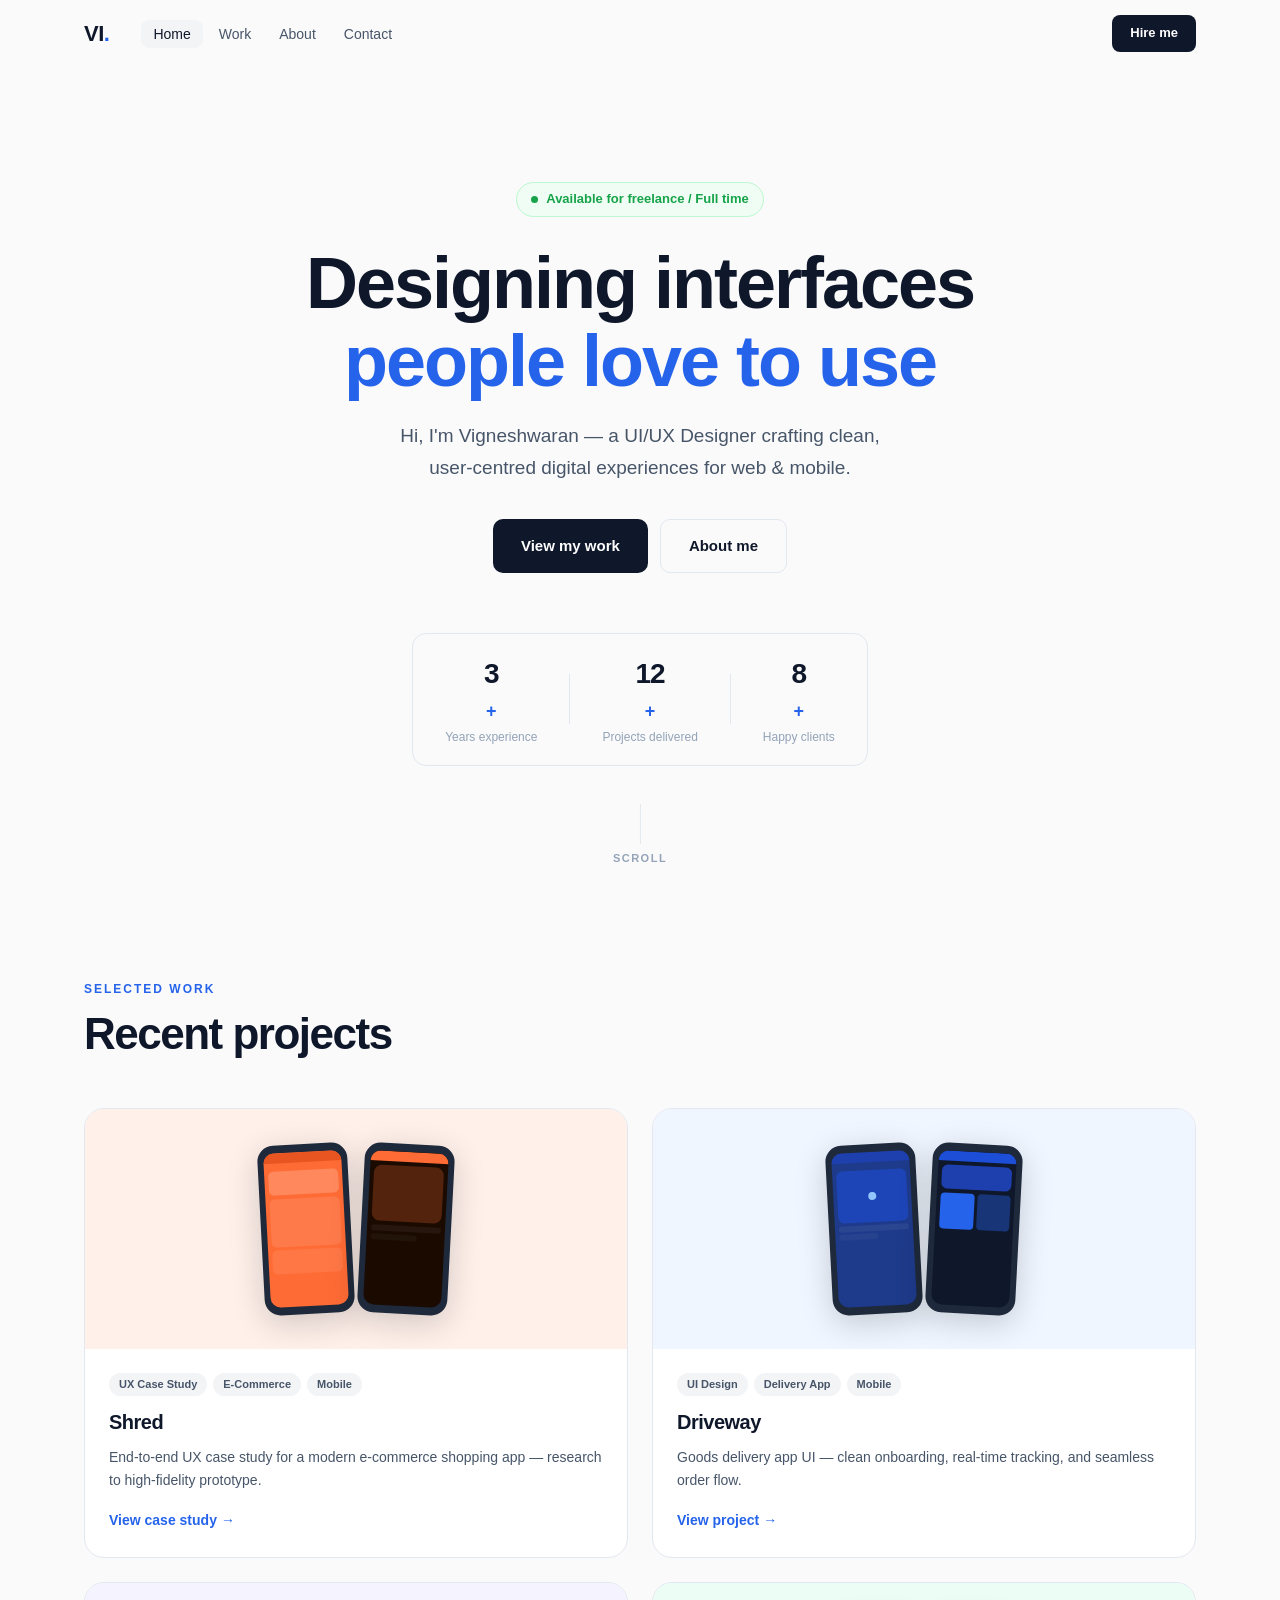
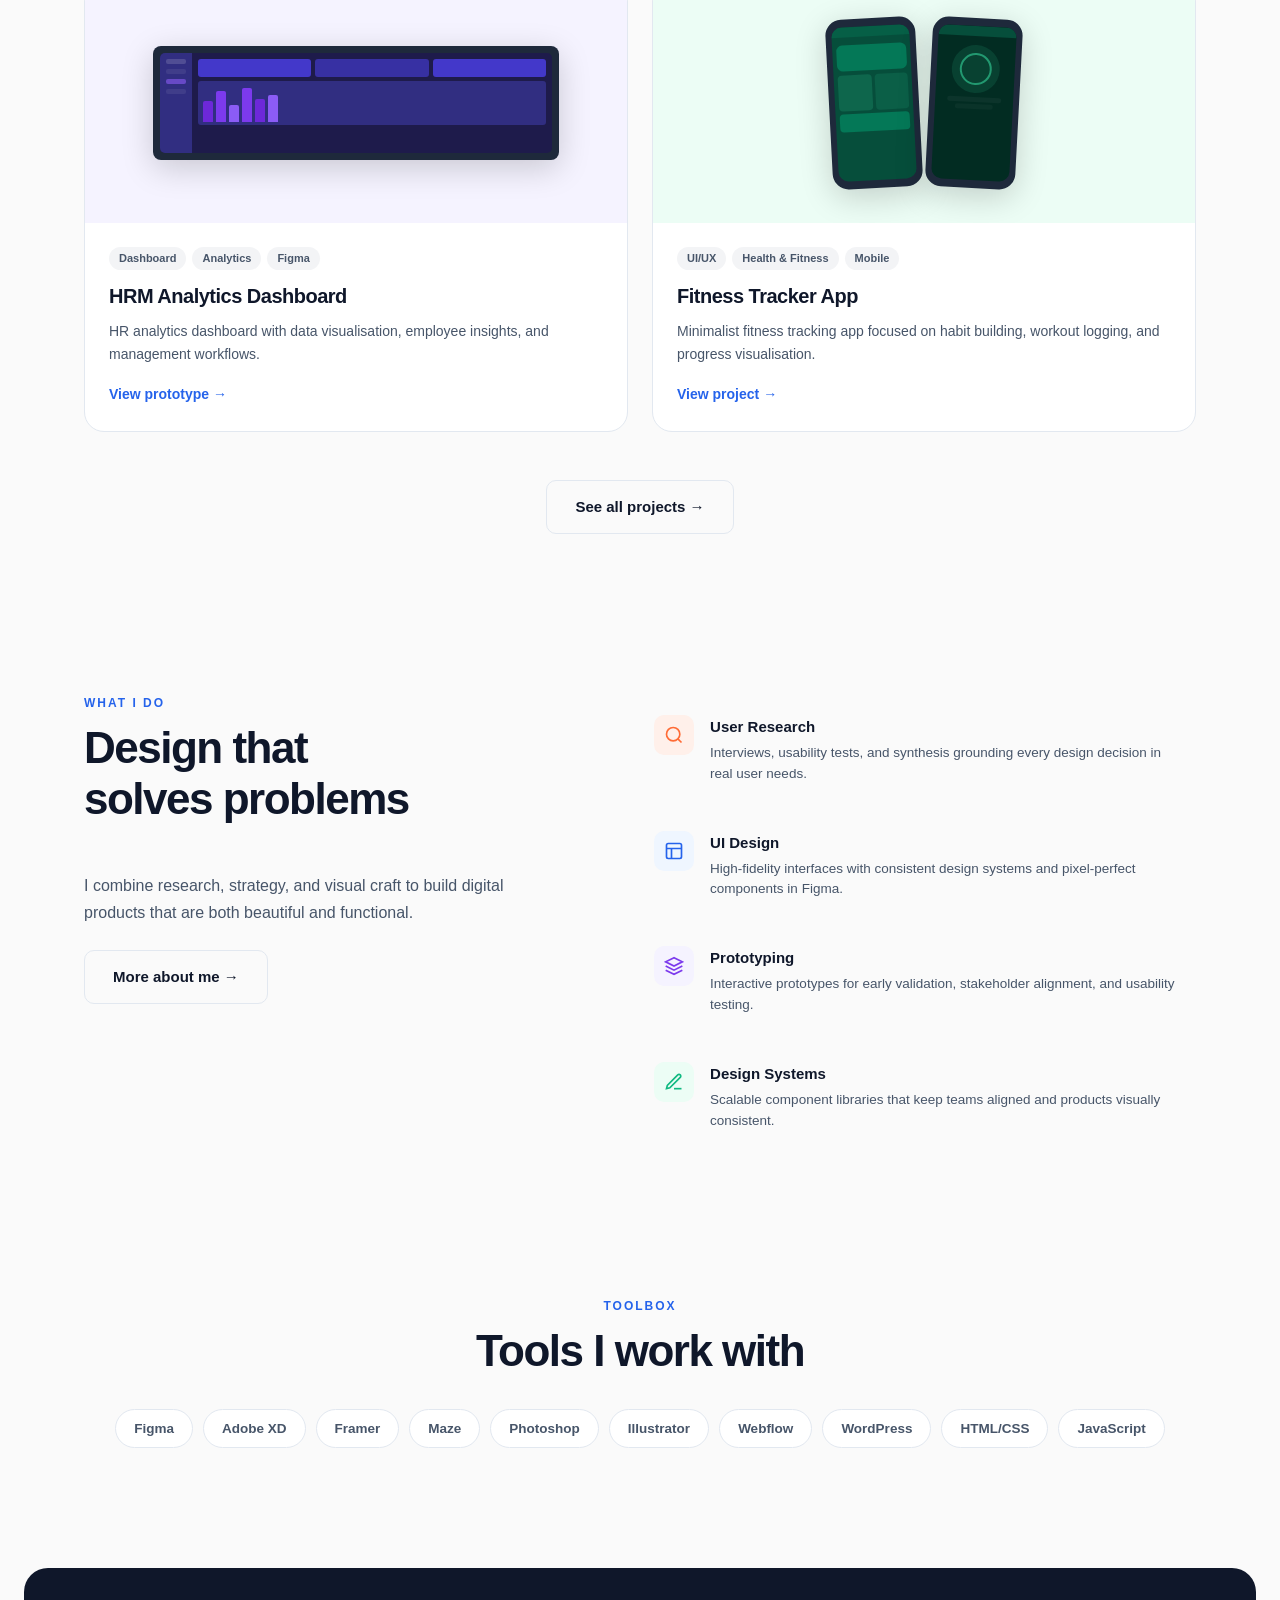
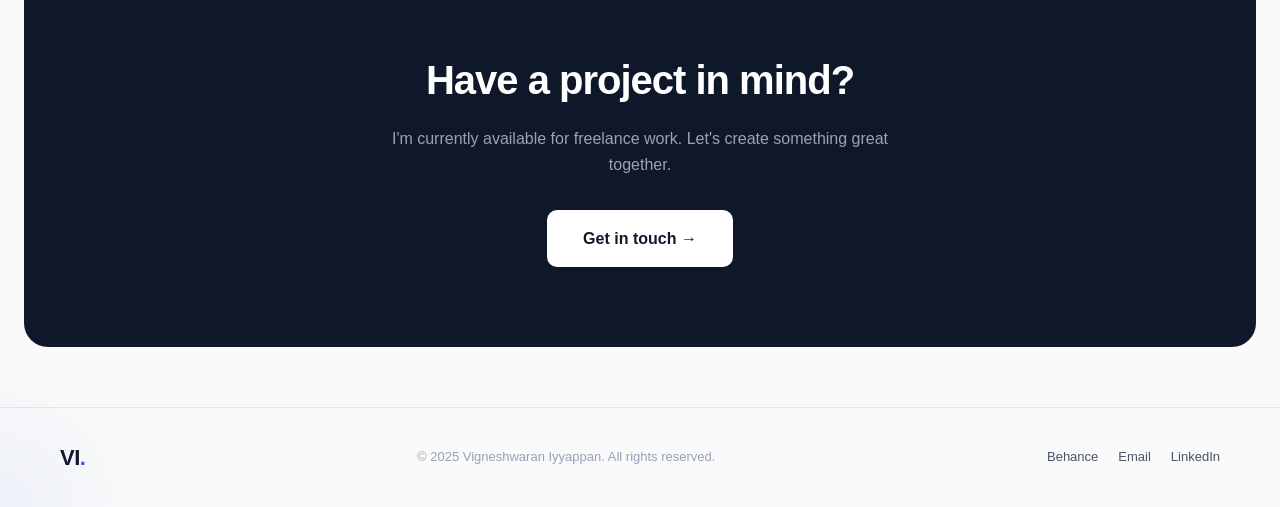
<file: index.html>
<!DOCTYPE html>
<html lang="en">
<head>
<meta charset="UTF-8">
<meta name="viewport" content="width=device-width, initial-scale=1.0">
<title>Vigneshwaran Iyyappan — UI/UX Designer</title>
<link rel="stylesheet" href="style.css">
</head>
<body>

<nav class="nav" id="nav">
  <div class="nav-inner">
    <a href="index.html" class="logo">VI<span class="logo-dot">.</span></a>
    <ul class="nav-links">
      <li><a href="index.html" class="nav-link active">Home</a></li>
      <li><a href="work.html" class="nav-link">Work</a></li>
      <li><a href="about.html" class="nav-link">About</a></li>
      <li><a href="contact.html" class="nav-link">Contact</a></li>
    </ul>
    <a href="contact.html" class="btn-nav">Hire me</a>
    <button class="hamburger" id="hamburger" aria-label="Menu">
      <span></span><span></span><span></span>
    </button>
  </div>
  <div class="mobile-menu" id="mobile-menu">
    <a href="index.html" class="nav-link">Home</a>
    <a href="work.html" class="nav-link">Work</a>
    <a href="about.html" class="nav-link">About</a>
    <a href="contact.html" class="nav-link">Contact</a>
    <a href="contact.html" class="btn-nav" style="margin-top:12px;display:inline-block">Hire me</a>
  </div>
</nav>

<main>

  <!-- HERO -->
  <section class="hero">
    <div class="hero-tag reveal">Available for freelance / Full time </div>
    <h1 class="hero-title reveal">
      Designing interfaces<br>
      <span class="hero-accent">people love to use</span>
    </h1>
    <p class="hero-sub reveal">
      Hi, I'm Vigneshwaran — a UI/UX Designer crafting clean,<br>
      user-centred digital experiences for web &amp; mobile.
    </p>
    <div class="hero-cta reveal">
      <a href="work.html" class="btn-primary">View my work</a>
      <a href="about.html" class="btn-ghost">About me</a>
    </div>
    <div class="hero-stats reveal">
      <div class="stat"><span class="stat-num" data-target="3">0</span><span class="stat-plus">+</span><span class="stat-label">Years experience</span></div>
      <div class="stat-divider"></div>
      <div class="stat"><span class="stat-num" data-target="12">0</span><span class="stat-plus">+</span><span class="stat-label">Projects delivered</span></div>
      <div class="stat-divider"></div>
      <div class="stat"><span class="stat-num" data-target="8">0</span><span class="stat-plus">+</span><span class="stat-label">Happy clients</span></div>
    </div>
    <div class="hero-scroll" id="scroll-indicator">
      <div class="scroll-line"></div>
      <span>Scroll</span>
    </div>
  </section>

  <!-- FEATURED WORK -->
  <section class="section" id="featured">
    <div class="section-label reveal">Selected work</div>
    <h2 class="section-title reveal">Recent projects</h2>

    <div class="projects-grid">

      <a href="work.html#shred" class="project-card reveal">
        <div class="project-img" style="background:#FFF0EA;">
          <div style="display:flex;gap:10px;align-items:center;">
            <div class="phone-frame" style="transform:rotate(-3deg);">
              <div class="phone-screen" style="background:#FF6B35;">
                <div class="app-bar" style="background:#E85520;"></div>
                <div style="padding:4px;">
                  <div style="background:rgba(255,255,255,0.2);border-radius:5px;height:24px;margin-bottom:4px;"></div>
                  <div style="background:rgba(255,255,255,0.1);border-radius:5px;height:48px;margin-bottom:3px;"></div>
                  <div style="background:rgba(255,255,255,0.08);border-radius:5px;height:24px;"></div>
                </div>
              </div>
            </div>
            <div class="phone-frame" style="transform:rotate(3deg);">
              <div class="phone-screen" style="background:#1A0A00;">
                <div style="background:#FF6B35;height:10px;"></div>
                <div style="padding:4px;">
                  <div style="background:rgba(255,107,53,0.25);border-radius:8px;height:56px;margin-bottom:4px;"></div>
                  <div style="background:rgba(255,255,255,0.05);height:6px;border-radius:3px;margin-bottom:3px;"></div>
                  <div style="background:rgba(255,255,255,0.04);height:6px;border-radius:3px;width:65%;"></div>
                </div>
              </div>
            </div>
          </div>
        </div>
        <div class="project-info">
          <div class="project-tags">
            <span class="tag">UX Case Study</span>
            <span class="tag">E-Commerce</span>
            <span class="tag">Mobile</span>
          </div>
          <h3 class="project-title">Shred</h3>
          <p class="project-desc">End-to-end UX case study for a modern e-commerce shopping app — research to high-fidelity prototype.</p>
          <span class="project-link">View case study <span class="arrow">→</span></span>
        </div>
      </a>

      <a href="work.html#driveway" class="project-card reveal">
        <div class="project-img" style="background:#EFF6FF;">
          <div style="display:flex;gap:10px;align-items:center;">
            <div class="phone-frame" style="transform:rotate(-3deg);">
              <div class="phone-screen" style="background:#1E3A8A;">
                <div style="background:#1E40AF;height:10px;margin-bottom:4px;"></div>
                <div style="padding:4px;">
                  <div style="background:rgba(29,78,216,0.6);border-radius:6px;height:52px;margin-bottom:3px;display:flex;align-items:center;justify-content:center;">
                    <div style="width:8px;height:8px;background:#93C5FD;border-radius:50%;"></div>
                  </div>
                  <div style="background:rgba(255,255,255,0.06);height:6px;border-radius:3px;margin-bottom:2px;"></div>
                  <div style="background:rgba(255,255,255,0.04);height:6px;border-radius:3px;width:55%;"></div>
                </div>
              </div>
            </div>
            <div class="phone-frame" style="transform:rotate(3deg);">
              <div class="phone-screen" style="background:#0F172A;">
                <div style="background:#1D4ED8;height:10px;"></div>
                <div style="padding:4px;">
                  <div style="background:#1E40AF;border-radius:6px;height:24px;margin-bottom:4px;"></div>
                  <div style="display:flex;gap:3px;">
                    <div style="background:#2563EB;border-radius:4px;height:36px;flex:1;"></div>
                    <div style="background:rgba(37,99,235,0.4);border-radius:4px;height:36px;flex:1;"></div>
                  </div>
                </div>
              </div>
            </div>
          </div>
        </div>
        <div class="project-info">
          <div class="project-tags">
            <span class="tag">UI Design</span>
            <span class="tag">Delivery App</span>
            <span class="tag">Mobile</span>
          </div>
          <h3 class="project-title">Driveway</h3>
          <p class="project-desc">Goods delivery app UI — clean onboarding, real-time tracking, and seamless order flow.</p>
          <span class="project-link">View project <span class="arrow">→</span></span>
        </div>
      </a>

      <a href="work.html#hrm" class="project-card reveal">
        <div class="project-img" style="background:#F5F3FF;">
          <div style="width:75%;">
            <div class="desktop-frame" style="width:100%;height:auto;padding:7px;">
              <div style="background:#1E1B4B;border-radius:5px;overflow:hidden;display:flex;height:100px;">
                <div style="background:#312E81;width:32px;padding:6px;display:flex;flex-direction:column;gap:5px;">
                  <div style="background:rgba(255,255,255,0.15);height:5px;border-radius:2px;"></div>
                  <div style="background:rgba(255,255,255,0.07);height:5px;border-radius:2px;"></div>
                  <div style="background:rgba(139,92,246,0.6);height:5px;border-radius:2px;"></div>
                  <div style="background:rgba(255,255,255,0.07);height:5px;border-radius:2px;"></div>
                </div>
                <div style="flex:1;padding:6px;display:flex;flex-direction:column;gap:4px;">
                  <div style="display:flex;gap:4px;">
                    <div style="background:#4338CA;border-radius:3px;height:18px;flex:1;"></div>
                    <div style="background:#3730A3;border-radius:3px;height:18px;flex:1;"></div>
                    <div style="background:#4338CA;border-radius:3px;height:18px;flex:1;"></div>
                  </div>
                  <div style="background:#312E81;border-radius:3px;height:44px;display:flex;align-items:flex-end;padding:3px 5px;gap:3px;">
                    <div style="background:#6D28D9;width:10px;height:55%;border-radius:2px 2px 0 0;"></div>
                    <div style="background:#7C3AED;width:10px;height:80%;border-radius:2px 2px 0 0;"></div>
                    <div style="background:#8B5CF6;width:10px;height:45%;border-radius:2px 2px 0 0;"></div>
                    <div style="background:#7C3AED;width:10px;height:90%;border-radius:2px 2px 0 0;"></div>
                    <div style="background:#6D28D9;width:10px;height:60%;border-radius:2px 2px 0 0;"></div>
                    <div style="background:#8B5CF6;width:10px;height:70%;border-radius:2px 2px 0 0;"></div>
                  </div>
                </div>
              </div>
            </div>
          </div>
        </div>
        <div class="project-info">
          <div class="project-tags">
            <span class="tag">Dashboard</span>
            <span class="tag">Analytics</span>
            <span class="tag">Figma</span>
          </div>
          <h3 class="project-title">HRM Analytics Dashboard</h3>
          <p class="project-desc">HR analytics dashboard with data visualisation, employee insights, and management workflows.</p>
          <span class="project-link">View prototype <span class="arrow">→</span></span>
        </div>
      </a>

      <a href="work.html#fitness" class="project-card reveal">
        <div class="project-img" style="background:#ECFDF5;">
          <div style="display:flex;gap:10px;align-items:center;">
            <div class="phone-frame" style="transform:rotate(-3deg);">
              <div class="phone-screen" style="background:#064E3B;">
                <div style="background:#065F46;height:10px;margin-bottom:4px;"></div>
                <div style="padding:4px;">
                  <div style="background:#047857;border-radius:6px;height:26px;margin-bottom:4px;"></div>
                  <div style="display:flex;gap:3px;margin-bottom:3px;">
                    <div style="background:rgba(52,211,153,0.18);border-radius:4px;height:36px;flex:1;"></div>
                    <div style="background:rgba(52,211,153,0.12);border-radius:4px;height:36px;flex:1;"></div>
                  </div>
                  <div style="background:#047857;border-radius:4px;height:18px;"></div>
                </div>
              </div>
            </div>
            <div class="phone-frame" style="transform:rotate(3deg);">
              <div class="phone-screen" style="background:#022C22;">
                <div style="background:#064E3B;height:10px;"></div>
                <div style="padding:5px;display:flex;flex-direction:column;align-items:center;">
                  <div style="background:rgba(52,211,153,0.12);border-radius:50%;width:48px;height:48px;margin:4px auto;display:flex;align-items:center;justify-content:center;">
                    <div style="width:32px;height:32px;border:2px solid rgba(52,211,153,0.6);border-radius:50%;"></div>
                  </div>
                  <div style="background:rgba(255,255,255,0.04);height:5px;border-radius:3px;width:80%;margin-bottom:2px;"></div>
                  <div style="background:rgba(255,255,255,0.03);height:5px;border-radius:3px;width:55%;"></div>
                </div>
              </div>
            </div>
          </div>
        </div>
        <div class="project-info">
          <div class="project-tags">
            <span class="tag">UI/UX</span>
            <span class="tag">Health & Fitness</span>
            <span class="tag">Mobile</span>
          </div>
          <h3 class="project-title">Fitness Tracker App</h3>
          <p class="project-desc">Minimalist fitness tracking app focused on habit building, workout logging, and progress visualisation.</p>
          <span class="project-link">View project <span class="arrow">→</span></span>
        </div>
      </a>

    </div>

    <div class="section-cta reveal">
      <a href="work.html" class="btn-ghost">See all projects →</a>
    </div>
  </section>

  <!-- SKILLS -->
  <section class="section skills-section">
    <div class="skills-inner">
      <div class="skills-left reveal">
        <div class="section-label">What I do</div>
        <h2 class="section-title">Design that<br>solves problems</h2>
        <p class="skills-desc">I combine research, strategy, and visual craft to build digital products that are both beautiful and functional.</p>
        <a href="about.html" class="btn-ghost" style="margin-top:24px">More about me →</a>
      </div>
      <div class="skills-right">
        <div class="skill-item reveal">
          <div class="skill-icon" style="background:#FFF0EA;color:#FF6B35;">
            <svg width="20" height="20" fill="none" stroke="currentColor" stroke-width="2" viewBox="0 0 24 24"><circle cx="11" cy="11" r="8"/><path d="m21 21-4.35-4.35"/></svg>
          </div>
          <div>
            <h4 class="skill-title">User Research</h4>
            <p class="skill-desc">Interviews, usability tests, and synthesis grounding every design decision in real user needs.</p>
          </div>
        </div>
        <div class="skill-item reveal">
          <div class="skill-icon" style="background:#EFF6FF;color:#2563EB;">
            <svg width="20" height="20" fill="none" stroke="currentColor" stroke-width="2" viewBox="0 0 24 24"><rect x="3" y="3" width="18" height="18" rx="2"/><path d="M3 9h18M9 21V9"/></svg>
          </div>
          <div>
            <h4 class="skill-title">UI Design</h4>
            <p class="skill-desc">High-fidelity interfaces with consistent design systems and pixel-perfect components in Figma.</p>
          </div>
        </div>
        <div class="skill-item reveal">
          <div class="skill-icon" style="background:#F5F3FF;color:#7C3AED;">
            <svg width="20" height="20" fill="none" stroke="currentColor" stroke-width="2" viewBox="0 0 24 24"><path d="M12 2L2 7l10 5 10-5-10-5z"/><path d="M2 17l10 5 10-5M2 12l10 5 10-5"/></svg>
          </div>
          <div>
            <h4 class="skill-title">Prototyping</h4>
            <p class="skill-desc">Interactive prototypes for early validation, stakeholder alignment, and usability testing.</p>
          </div>
        </div>
        <div class="skill-item reveal">
          <div class="skill-icon" style="background:#ECFDF5;color:#10B981;">
            <svg width="20" height="20" fill="none" stroke="currentColor" stroke-width="2" viewBox="0 0 24 24"><path d="M12 20h9"/><path d="M16.5 3.5a2.121 2.121 0 0 1 3 3L7 19l-4 1 1-4L16.5 3.5z"/></svg>
          </div>
          <div>
            <h4 class="skill-title">Design Systems</h4>
            <p class="skill-desc">Scalable component libraries that keep teams aligned and products visually consistent.</p>
          </div>
        </div>
      </div>
    </div>
  </section>

  <!-- TOOLS -->
  <section class="tools-section">
    <div class="section-label reveal" style="text-align:center">Toolbox</div>
    <h2 class="section-title reveal" style="text-align:center;max-width:1160px;margin:8px auto 0;padding:0 24px;">Tools I work with</h2>
    <div class="tools-row reveal" style="max-width:1160px;margin:0 auto;padding:32px 24px 0;">
      <div class="tool-chip">Figma</div>
      <div class="tool-chip">Adobe XD</div>
      <div class="tool-chip">Framer</div>
      <div class="tool-chip">Maze</div>
      <div class="tool-chip">Photoshop</div>
      <div class="tool-chip">Illustrator</div>
      <div class="tool-chip">Webflow</div>
      <div class="tool-chip">WordPress</div>
      <div class="tool-chip">HTML/CSS</div>
      <div class="tool-chip">JavaScript</div>
    </div>
  </section>

  <!-- CTA -->
  <section class="cta-section reveal" style="margin:60px 24px;">
    <div class="cta-inner">
      <h2 class="cta-title">Have a project in mind?</h2>
      <p class="cta-sub">I'm currently available for freelance work. Let's create something great together.</p>
      <a href="contact.html" class="btn-primary btn-lg">Get in touch →</a>
    </div>
  </section>

</main>

<footer class="footer">
  <div class="footer-inner">
    <a href="index.html" class="logo">VI<span class="logo-dot">.</span></a>
    <p class="footer-copy">© 2025 Vigneshwaran Iyyappan. All rights reserved.</p>
    <div class="footer-links">
      <a href="https://www.behance.net/vigneshwaraniyyappan" target="_blank">Behance</a>
      <a href="mailto:vigneshwaraniyyappan@gmail.com">Email</a>
      <a href="https://linkedin.com" target="_blank">LinkedIn</a>
    </div>
  </div>
</footer>

<script src="main.js"></script>
</body>
</html>
</file>
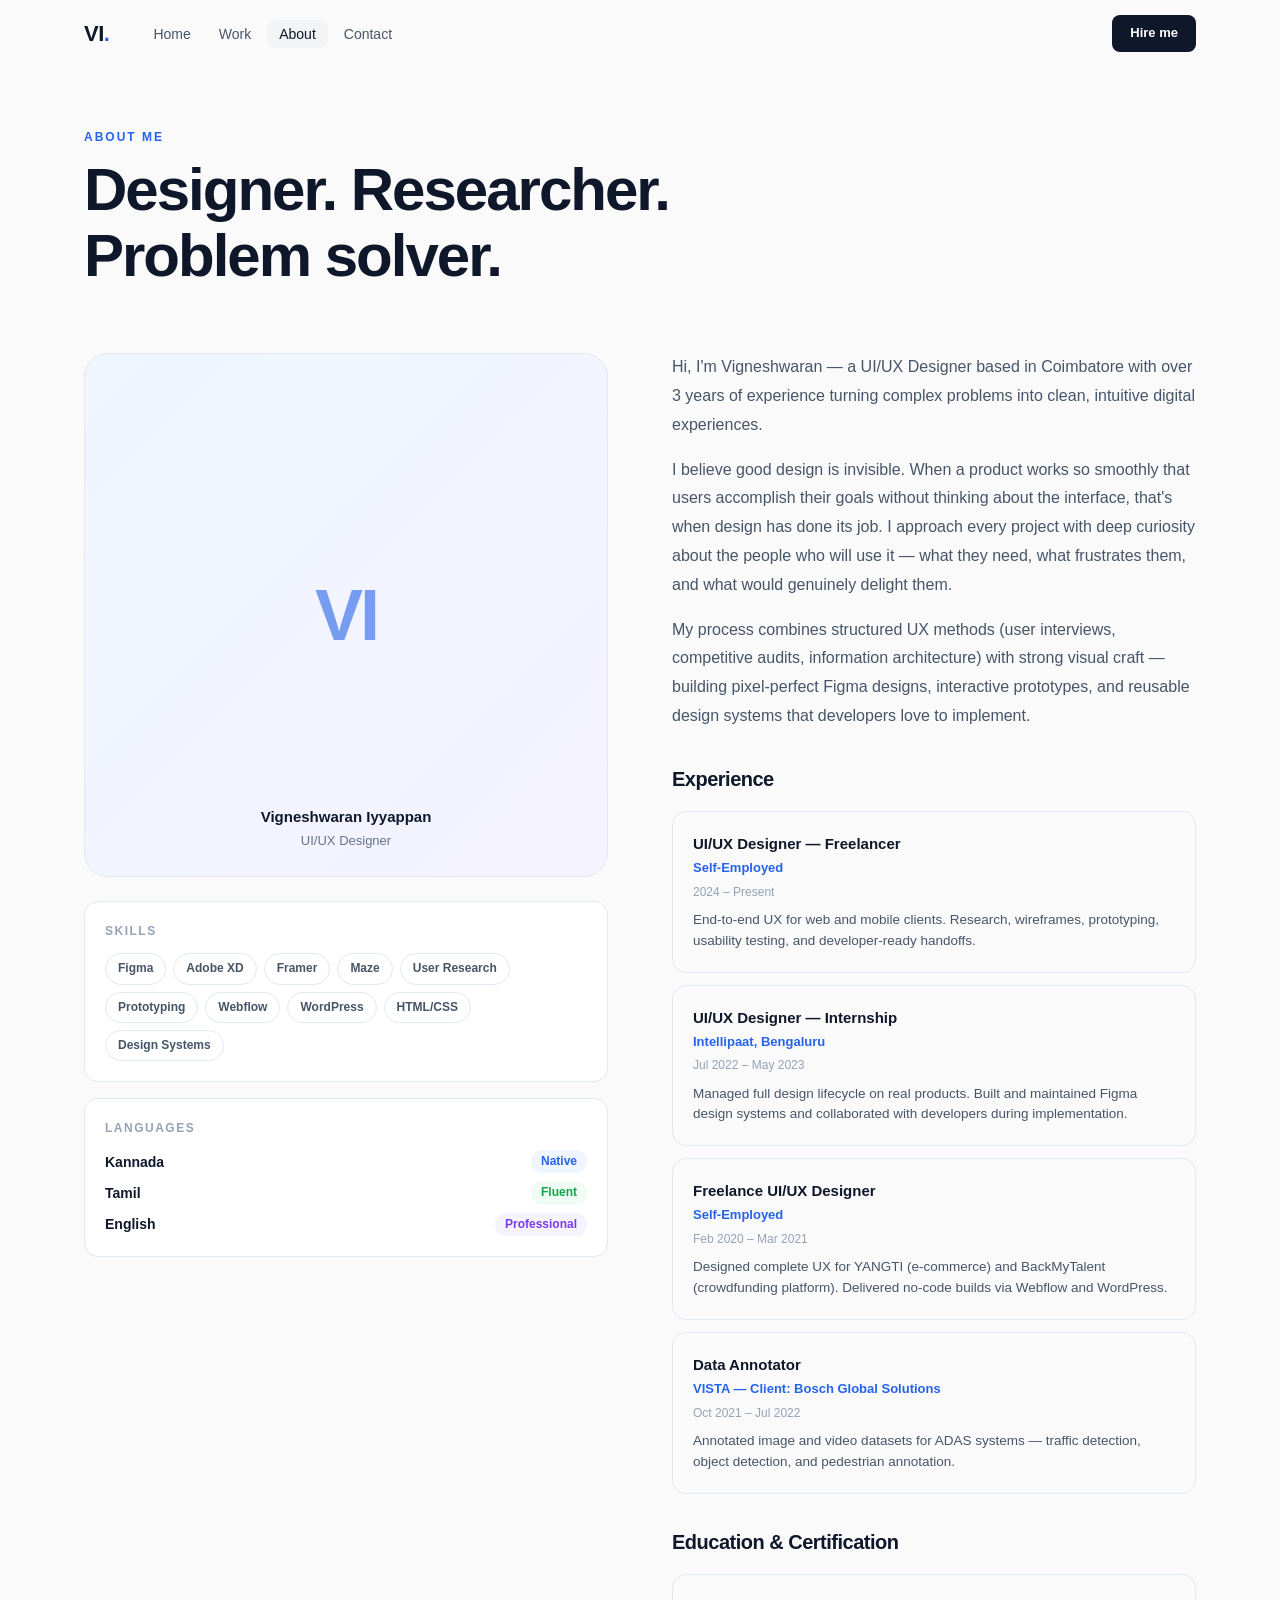
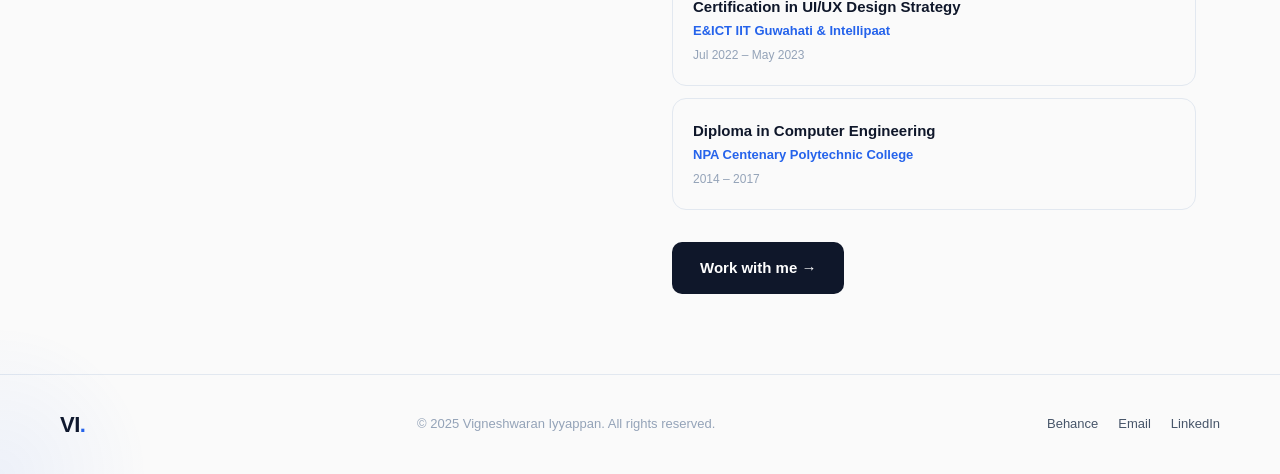
<file: about.html>
<!DOCTYPE html>
<html lang="en">
<head>
<meta charset="UTF-8">
<meta name="viewport" content="width=device-width, initial-scale=1.0">
<title>About — Vigneshwaran Iyyappan</title>
<link rel="stylesheet" href="style.css">
</head>
<body>

<nav class="nav" id="nav">
  <div class="nav-inner">
    <a href="index.html" class="logo">VI<span class="logo-dot">.</span></a>
    <ul class="nav-links">
      <li><a href="index.html" class="nav-link">Home</a></li>
      <li><a href="work.html" class="nav-link">Work</a></li>
      <li><a href="about.html" class="nav-link active">About</a></li>
      <li><a href="contact.html" class="nav-link">Contact</a></li>
    </ul>
    <a href="contact.html" class="btn-nav">Hire me</a>
    <button class="hamburger" id="hamburger" aria-label="Menu">
      <span></span><span></span><span></span>
    </button>
  </div>
  <div class="mobile-menu" id="mobile-menu">
    <a href="index.html" class="nav-link">Home</a>
    <a href="work.html" class="nav-link">Work</a>
    <a href="about.html" class="nav-link">About</a>
    <a href="contact.html" class="nav-link">Contact</a>
    <a href="contact.html" class="btn-nav" style="margin-top:12px;display:inline-block">Hire me</a>
  </div>
</nav>

<main>

  <div class="page-hero">
    <div class="page-hero-label reveal">About me</div>
    <h1 class="page-hero-title reveal">Designer. Researcher.<br>Problem solver.</h1>
  </div>

  <div class="about-grid">
    <div>
      <div class="about-avatar reveal">
        <span class="avatar-initials">VI</span>
        <div style="position:absolute;bottom:24px;left:50%;transform:translateX(-50%);text-align:center;">
          <div style="font-size:15px;font-weight:700;color:#0F172A;">Vigneshwaran Iyyappan</div>
          <div style="font-size:13px;color:#64748B;margin-top:2px;">UI/UX Designer</div>
        </div>
      </div>
      <div style="margin-top:24px;padding:20px;border:1px solid #E2E8F0;border-radius:14px;background:#fff;" class="reveal">
        <div style="font-size:12px;font-weight:700;letter-spacing:1.5px;text-transform:uppercase;color:#94A3B8;margin-bottom:12px;">Skills</div>
        <div style="display:flex;flex-wrap:wrap;gap:7px;">
          <span class="tool-chip" style="font-size:12px;padding:5px 12px;">Figma</span>
          <span class="tool-chip" style="font-size:12px;padding:5px 12px;">Adobe XD</span>
          <span class="tool-chip" style="font-size:12px;padding:5px 12px;">Framer</span>
          <span class="tool-chip" style="font-size:12px;padding:5px 12px;">Maze</span>
          <span class="tool-chip" style="font-size:12px;padding:5px 12px;">User Research</span>
          <span class="tool-chip" style="font-size:12px;padding:5px 12px;">Prototyping</span>
          <span class="tool-chip" style="font-size:12px;padding:5px 12px;">Webflow</span>
          <span class="tool-chip" style="font-size:12px;padding:5px 12px;">WordPress</span>
          <span class="tool-chip" style="font-size:12px;padding:5px 12px;">HTML/CSS</span>
          <span class="tool-chip" style="font-size:12px;padding:5px 12px;">Design Systems</span>
        </div>
      </div>
      <div style="margin-top:16px;padding:20px;border:1px solid #E2E8F0;border-radius:14px;background:#fff;" class="reveal">
        <div style="font-size:12px;font-weight:700;letter-spacing:1.5px;text-transform:uppercase;color:#94A3B8;margin-bottom:12px;">Languages</div>
        <div style="display:flex;flex-direction:column;gap:8px;">
          <div style="display:flex;justify-content:space-between;align-items:center;">
            <span style="font-size:14px;font-weight:600;color:#0F172A;">Kannada</span>
            <span style="font-size:12px;background:#EFF6FF;color:#2563EB;padding:2px 10px;border-radius:100px;font-weight:600;">Native</span>
          </div>
          <div style="display:flex;justify-content:space-between;align-items:center;">
            <span style="font-size:14px;font-weight:600;color:#0F172A;">Tamil</span>
            <span style="font-size:12px;background:#F0FDF4;color:#16a34a;padding:2px 10px;border-radius:100px;font-weight:600;">Fluent</span>
          </div>
          <div style="display:flex;justify-content:space-between;align-items:center;">
            <span style="font-size:14px;font-weight:600;color:#0F172A;">English</span>
            <span style="font-size:12px;background:#F5F3FF;color:#7C3AED;padding:2px 10px;border-radius:100px;font-weight:600;">Professional</span>
          </div>
        </div>
      </div>
    </div>

    <div class="about-body">
      <p class="reveal">
        Hi, I'm Vigneshwaran — a UI/UX Designer based in Coimbatore with over 3 years of experience turning complex problems into clean, intuitive digital experiences.
      </p>
      <p class="reveal">
        I believe good design is invisible. When a product works so smoothly that users accomplish their goals without thinking about the interface, that's when design has done its job. I approach every project with deep curiosity about the people who will use it — what they need, what frustrates them, and what would genuinely delight them.
      </p>
      <p class="reveal">
        My process combines structured UX methods (user interviews, competitive audits, information architecture) with strong visual craft — building pixel-perfect Figma designs, interactive prototypes, and reusable design systems that developers love to implement.
      </p>

      <h3 class="reveal">Experience</h3>

      <div class="exp-item reveal">
        <div class="exp-title">UI/UX Designer — Freelancer</div>
        <div class="exp-company">Self-Employed</div>
        <div class="exp-date">2024 – Present</div>
        <div class="exp-desc">End-to-end UX for web and mobile clients. Research, wireframes, prototyping, usability testing, and developer-ready handoffs.</div>
      </div>

      <div class="exp-item reveal">
        <div class="exp-title">UI/UX Designer — Internship</div>
        <div class="exp-company">Intellipaat, Bengaluru</div>
        <div class="exp-date">Jul 2022 – May 2023</div>
        <div class="exp-desc">Managed full design lifecycle on real products. Built and maintained Figma design systems and collaborated with developers during implementation.</div>
      </div>

      <div class="exp-item reveal">
        <div class="exp-title">Freelance UI/UX Designer</div>
        <div class="exp-company">Self-Employed</div>
        <div class="exp-date">Feb 2020 – Mar 2021</div>
        <div class="exp-desc">Designed complete UX for YANGTI (e-commerce) and BackMyTalent (crowdfunding platform). Delivered no-code builds via Webflow and WordPress.</div>
      </div>

      <div class="exp-item reveal">
        <div class="exp-title">Data Annotator</div>
        <div class="exp-company">VISTA — Client: Bosch Global Solutions</div>
        <div class="exp-date">Oct 2021 – Jul 2022</div>
        <div class="exp-desc">Annotated image and video datasets for ADAS systems — traffic detection, object detection, and pedestrian annotation.</div>
      </div>

      <h3 class="reveal">Education & Certification</h3>

      <div class="exp-item reveal">
        <div class="exp-title">Certification in UI/UX Design Strategy</div>
        <div class="exp-company">E&amp;ICT IIT Guwahati &amp; Intellipaat</div>
        <div class="exp-date">Jul 2022 – May 2023</div>
      </div>

      <div class="exp-item reveal">
        <div class="exp-title">Diploma in Computer Engineering</div>
        <div class="exp-company">NPA Centenary Polytechnic College</div>
        <div class="exp-date">2014 – 2017</div>
      </div>

      <div style="margin-top:32px;" class="reveal">
        <a href="contact.html" class="btn-primary">Work with me →</a>
      </div>
    </div>
  </div>

</main>

<footer class="footer">
  <div class="footer-inner">
    <a href="index.html" class="logo">VI<span class="logo-dot">.</span></a>
    <p class="footer-copy">© 2025 Vigneshwaran Iyyappan. All rights reserved.</p>
    <div class="footer-links">
      <a href="https://www.behance.net/vigneshwaraniyyappan" target="_blank">Behance</a>
      <a href="mailto:vigneshwaraniyyappan@gmail.com">Email</a>
      <a href="https://linkedin.com" target="_blank">LinkedIn</a>
    </div>
  </div>
</footer>

<script src="main.js"></script>
</body>
</html>
</file>
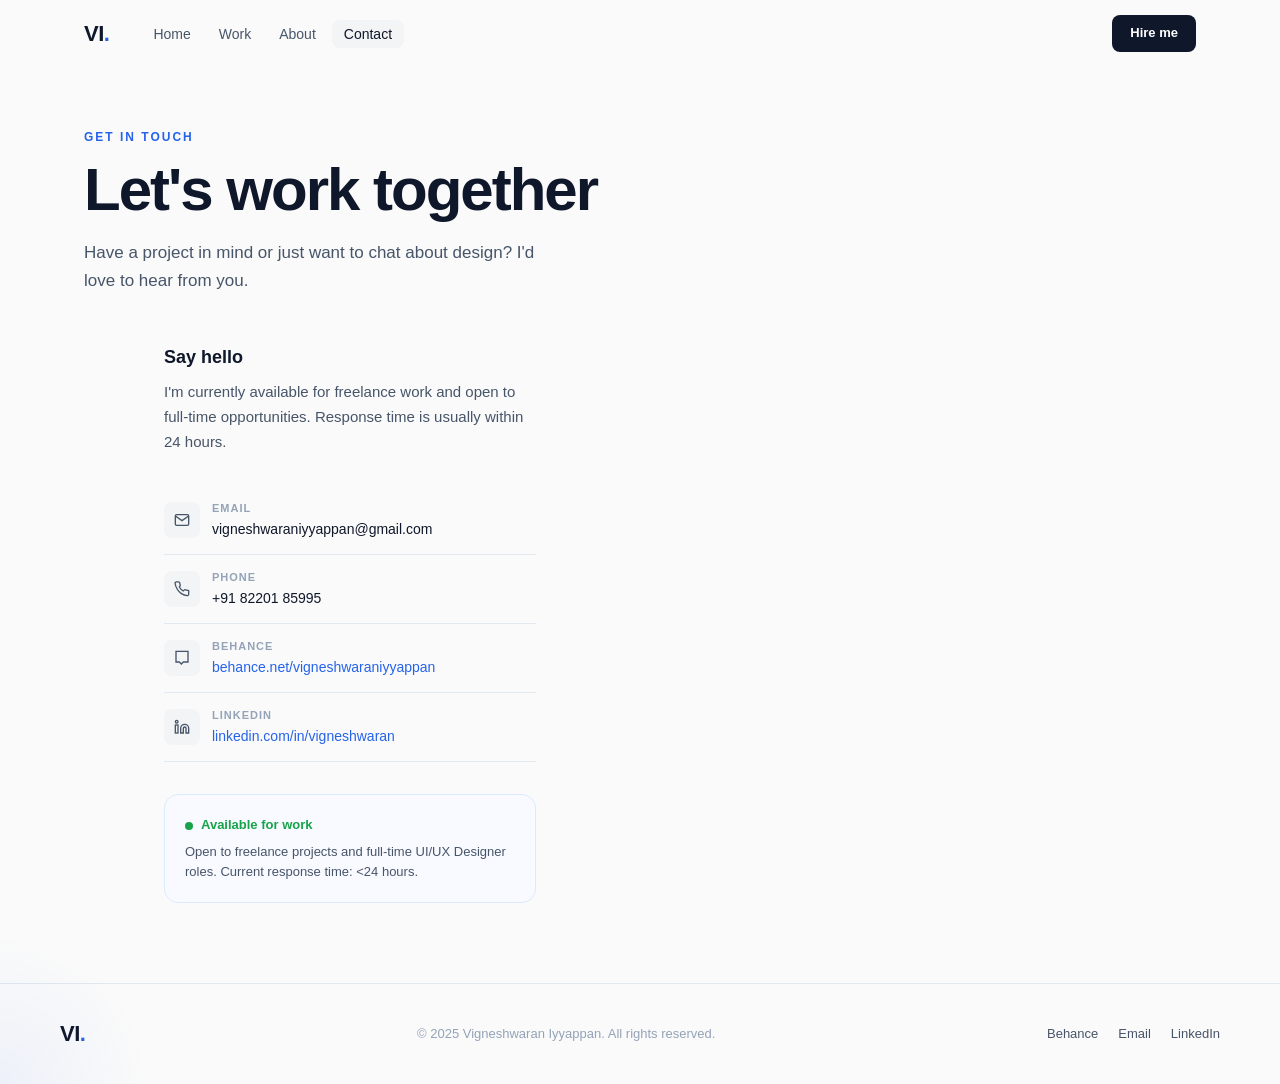
<file: contact.html>
<!DOCTYPE html>
<html lang="en">
<head>
<meta charset="UTF-8">
<meta name="viewport" content="width=device-width, initial-scale=1.0">
<title>Contact — Vigneshwaran Iyyappan</title>
<link rel="stylesheet" href="style.css">
</head>
<body>

<nav class="nav" id="nav">
  <div class="nav-inner">
    <a href="index.html" class="logo">VI<span class="logo-dot">.</span></a>
    <ul class="nav-links">
      <li><a href="index.html" class="nav-link">Home</a></li>
      <li><a href="work.html" class="nav-link">Work</a></li>
      <li><a href="about.html" class="nav-link">About</a></li>
      <li><a href="contact.html" class="nav-link active">Contact</a></li>
    </ul>
    <a href="contact.html" class="btn-nav">Hire me</a>
    <button class="hamburger" id="hamburger" aria-label="Menu">
      <span></span><span></span><span></span>
    </button>
  </div>
  <div class="mobile-menu" id="mobile-menu">
    <a href="index.html" class="nav-link">Home</a>
    <a href="work.html" class="nav-link">Work</a>
    <a href="about.html" class="nav-link">About</a>
    <a href="contact.html" class="nav-link">Contact</a>
    <a href="contact.html" class="btn-nav" style="margin-top:12px;display:inline-block">Hire me</a>
  </div>
</nav>

<main>

  <div class="page-hero">
    <div class="page-hero-label reveal">Get in touch</div>
    <h1 class="page-hero-title reveal">Let's work together</h1>
    <p class="page-hero-sub reveal">Have a project in mind or just want to chat about design? I'd love to hear from you.</p>
  </div>

  <div class="contact-grid">

    <div>
      <div class="contact-info reveal">
        <h3>Say hello</h3>
        <p>I'm currently available for freelance work and open to full-time opportunities. Response time is usually within 24 hours.</p>
      </div>

      <div class="contact-detail reveal">
        <div class="contact-icon">
          <svg width="16" height="16" fill="none" stroke="#475569" stroke-width="2" viewBox="0 0 24 24"><path d="M4 4h16c1.1 0 2 .9 2 2v12c0 1.1-.9 2-2 2H4c-1.1 0-2-.9-2-2V6c0-1.1.9-2 2-2z"/><polyline points="22,6 12,13 2,6"/></svg>
        </div>
        <div>
          <div class="contact-label">Email</div>
          <div class="contact-value">vigneshwaraniyyappan@gmail.com</div>
        </div>
      </div>

      <div class="contact-detail reveal">
        <div class="contact-icon">
          <svg width="16" height="16" fill="none" stroke="#475569" stroke-width="2" viewBox="0 0 24 24"><path d="M22 16.92v3a2 2 0 0 1-2.18 2 19.79 19.79 0 0 1-8.63-3.07A19.5 19.5 0 0 1 4.69 12 19.79 19.79 0 0 1 1.61 3.41 2 2 0 0 1 3.58 1.2h3a2 2 0 0 1 2 1.72c.127.96.361 1.903.7 2.81a2 2 0 0 1-.45 2.11L7.91 8.96a16 16 0 0 0 6 6l1.27-1.27a2 2 0 0 1 2.11-.45c.907.339 1.85.573 2.81.7A2 2 0 0 1 22 16.92z"/></svg>
        </div>
        <div>
          <div class="contact-label">Phone</div>
          <div class="contact-value">+91 82201 85995</div>
        </div>
      </div>

      <div class="contact-detail reveal">
        <div class="contact-icon">
          <svg width="16" height="16" fill="none" stroke="#475569" stroke-width="2" viewBox="0 0 24 24"><path d="M21 2H3v16h5l3 3 3-3h7z"/></svg>
        </div>
        <div>
          <div class="contact-label">Behance</div>
          <div class="contact-value" style="color:#2563EB;">behance.net/vigneshwaraniyyappan</div>
        </div>
      </div>

      <div class="contact-detail reveal">
        <div class="contact-icon">
          <svg width="16" height="16" fill="none" stroke="#475569" stroke-width="2" viewBox="0 0 24 24"><path d="M16 8a6 6 0 0 1 6 6v7h-4v-7a2 2 0 0 0-2-2 2 2 0 0 0-2 2v7h-4v-7a6 6 0 0 1 6-6z"/><rect x="2" y="9" width="4" height="12"/><circle cx="4" cy="4" r="2"/></svg>
        </div>
        <div>
          <div class="contact-label">LinkedIn</div>
          <div class="contact-value" style="color:#2563EB;">linkedin.com/in/vigneshwaran</div>
        </div>
      </div>

      <div style="margin-top:32px;padding:20px;background:#F8FAFF;border:1px solid #DBEAFE;border-radius:14px;" class="reveal">
        <div style="display:flex;align-items:center;gap:8px;margin-bottom:6px;">
          <div style="width:8px;height:8px;background:#16a34a;border-radius:50%;animation:pulse 2s infinite;"></div>
          <span style="font-size:13px;font-weight:700;color:#16a34a;">Available for work</span>
        </div>
        <p style="font-size:13px;color:#475569;line-height:1.55;">Open to freelance projects and full-time UI/UX Designer roles. Current response time: &lt;24 hours.</p>
      </div>
    </div>



  </div>
</main>

<footer class="footer">
  <div class="footer-inner">
    <a href="index.html" class="logo">VI<span class="logo-dot">.</span></a>
    <p class="footer-copy">© 2025 Vigneshwaran Iyyappan. All rights reserved.</p>
    <div class="footer-links">
      <a href="https://www.behance.net/vigneshwaraniyyappan" target="_blank">Behance</a>
      <a href="mailto:vigneshwaraniyyappan@gmail.com">Email</a>
      <a href="https://www.linkedin.com/in/vigneshwaran-iyyappan-525106178" target="_blank">LinkedIn</a>
    </div>
  </div>
</footer>

<script src="main.js"></script>
<style>
@media (max-width:500px) { .form-row { grid-template-columns: 1fr !important; } }
</style>
</body>
</html>
</file>
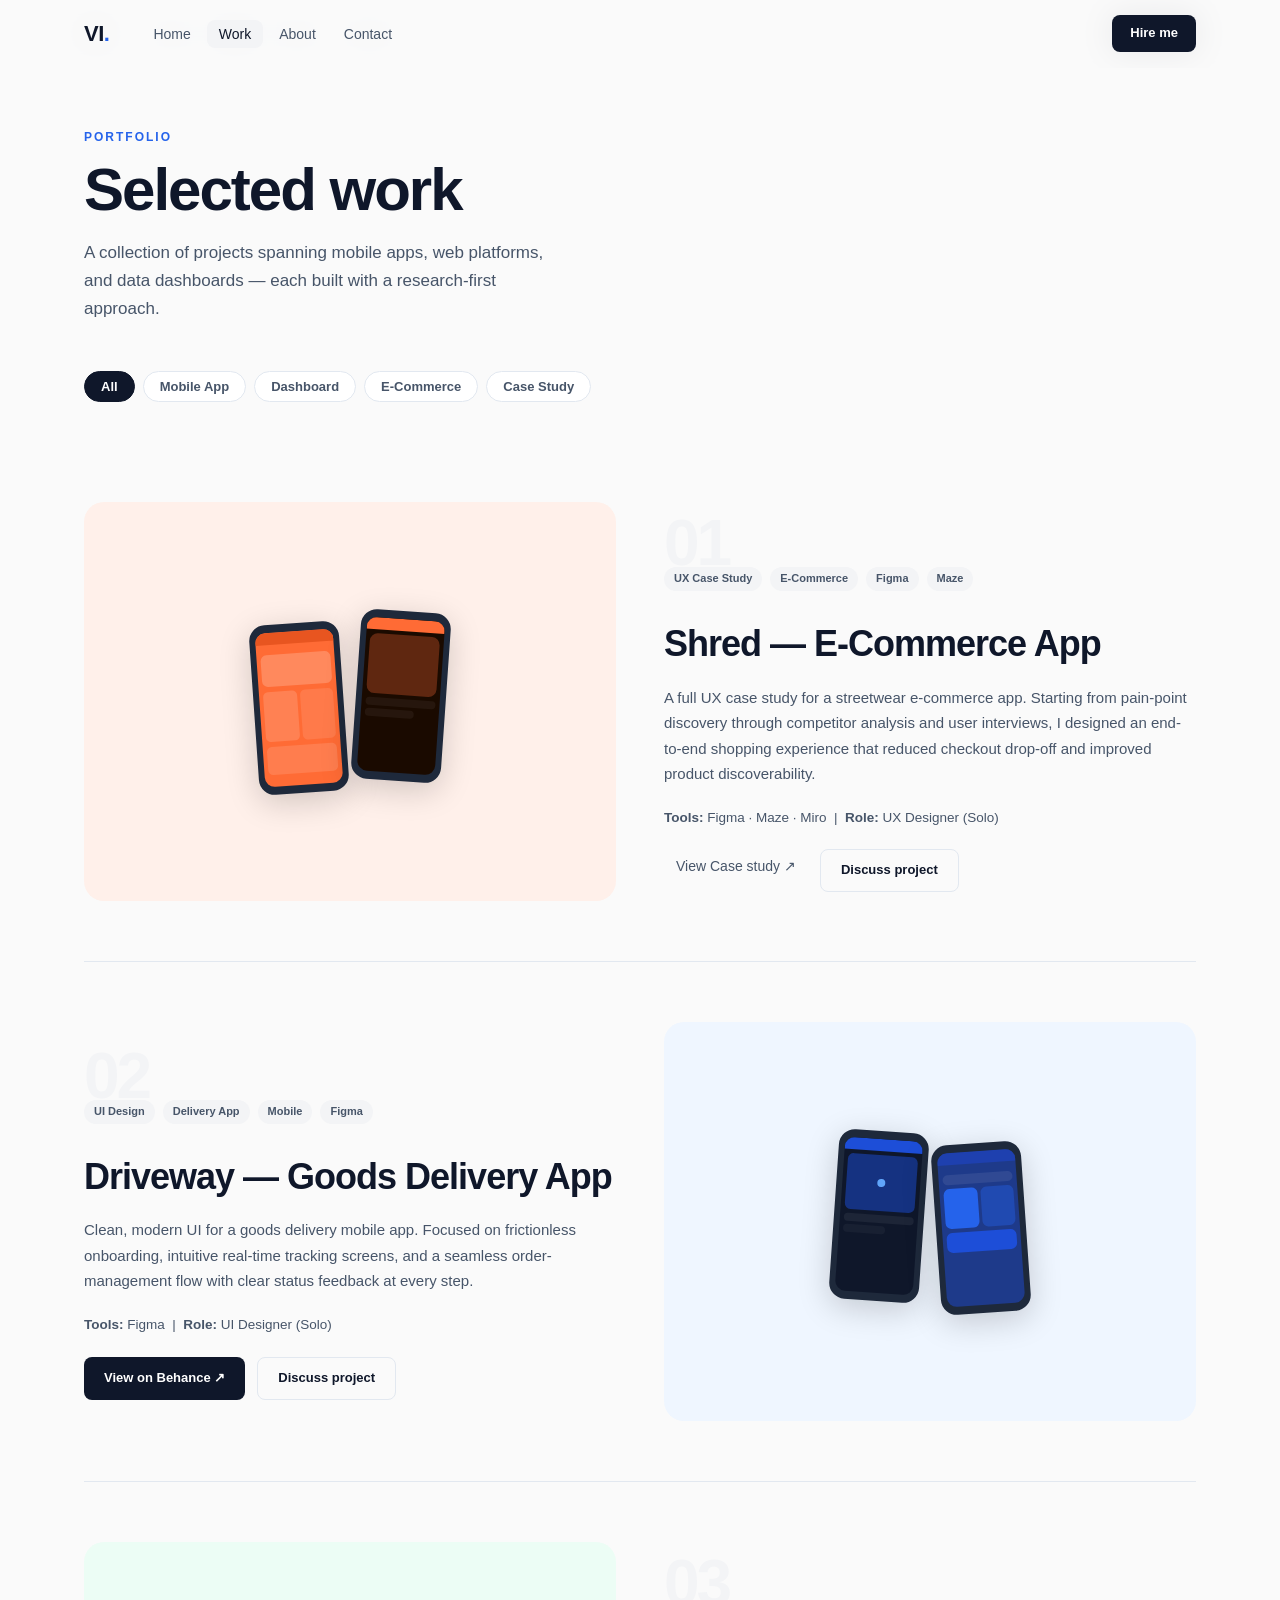
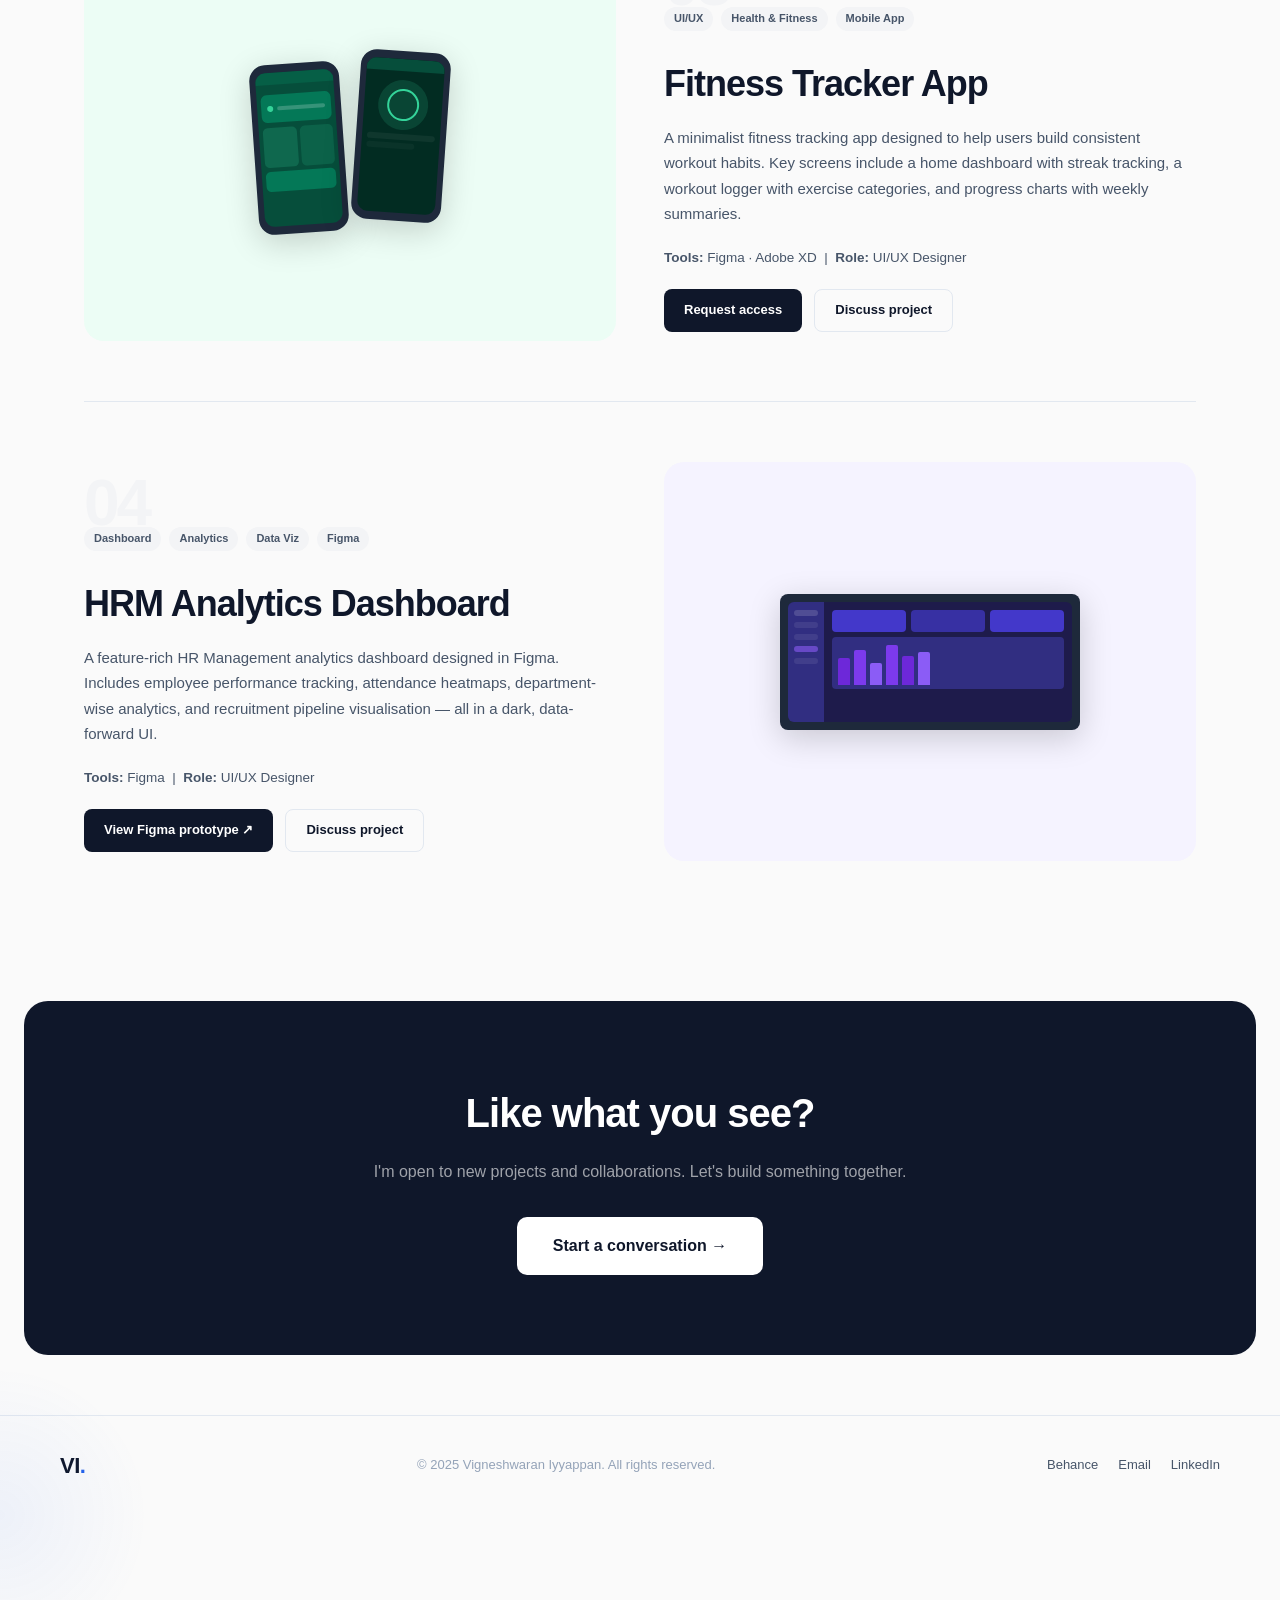
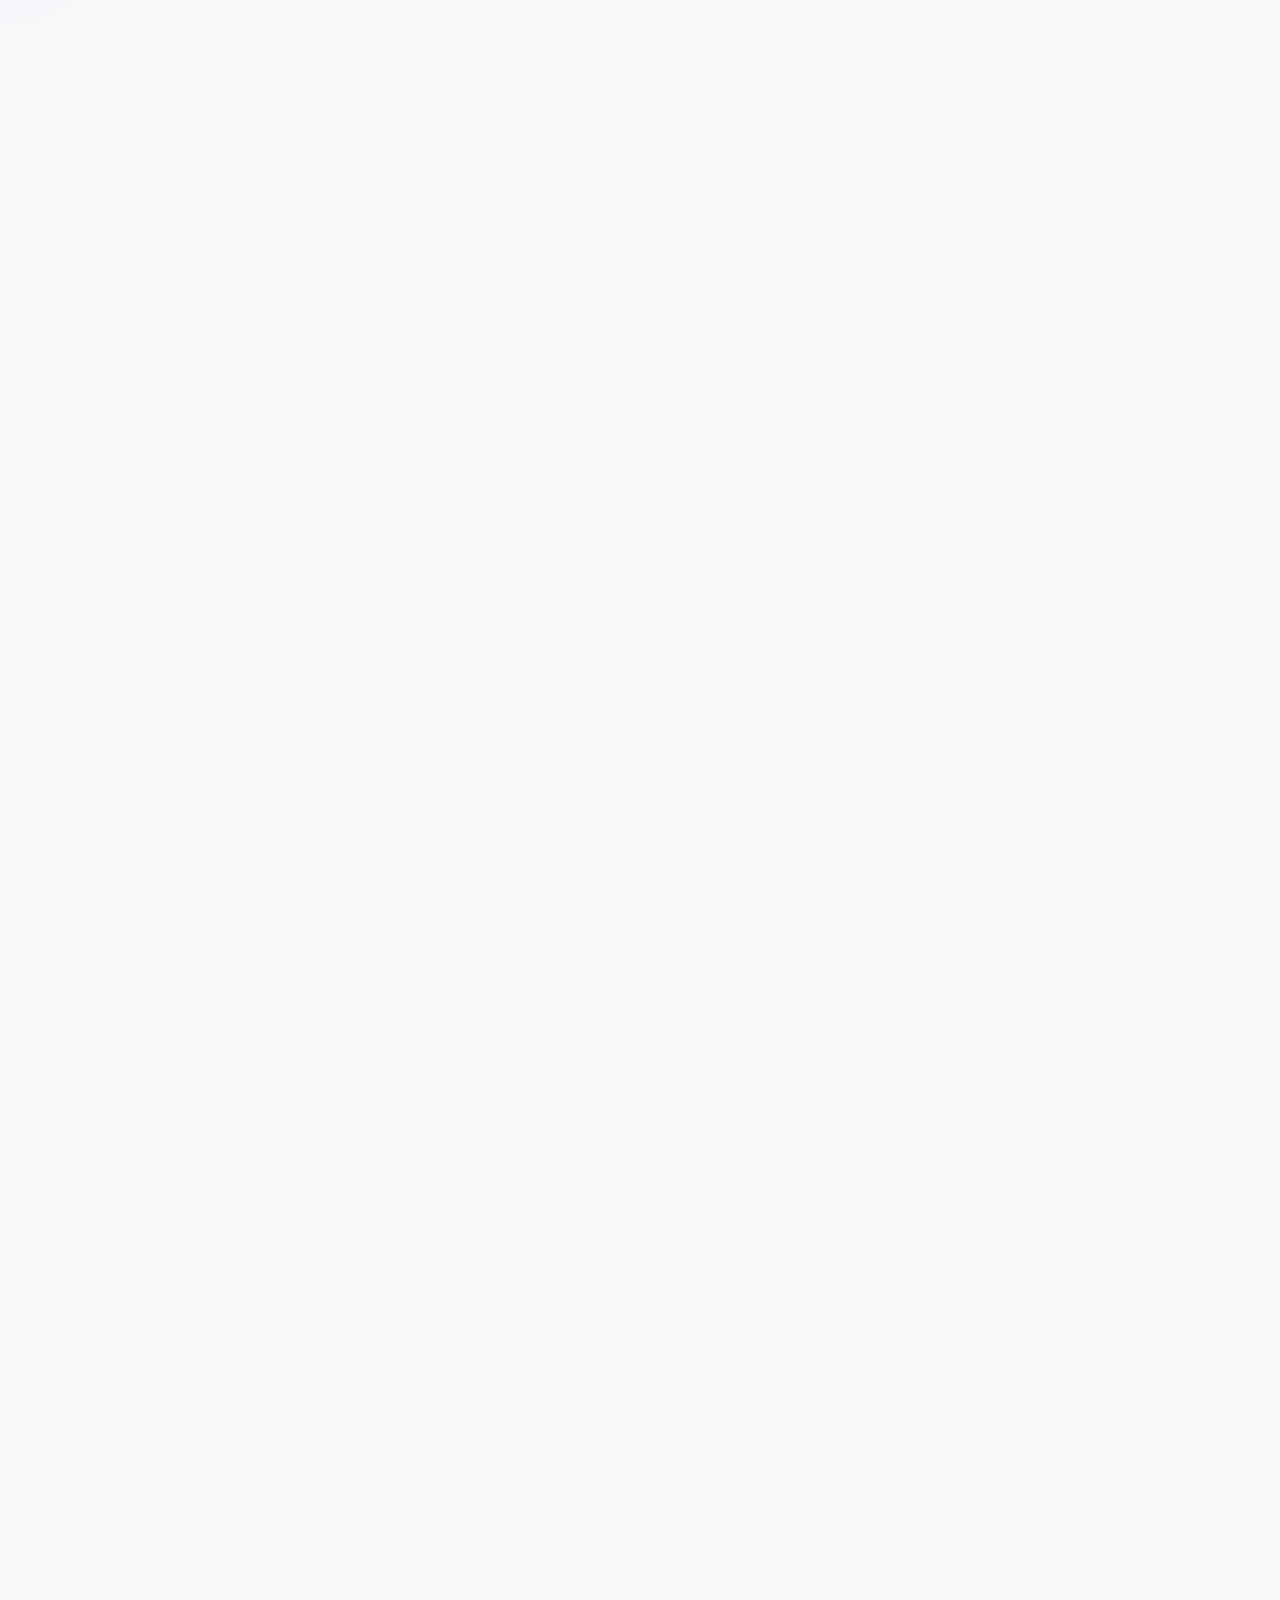
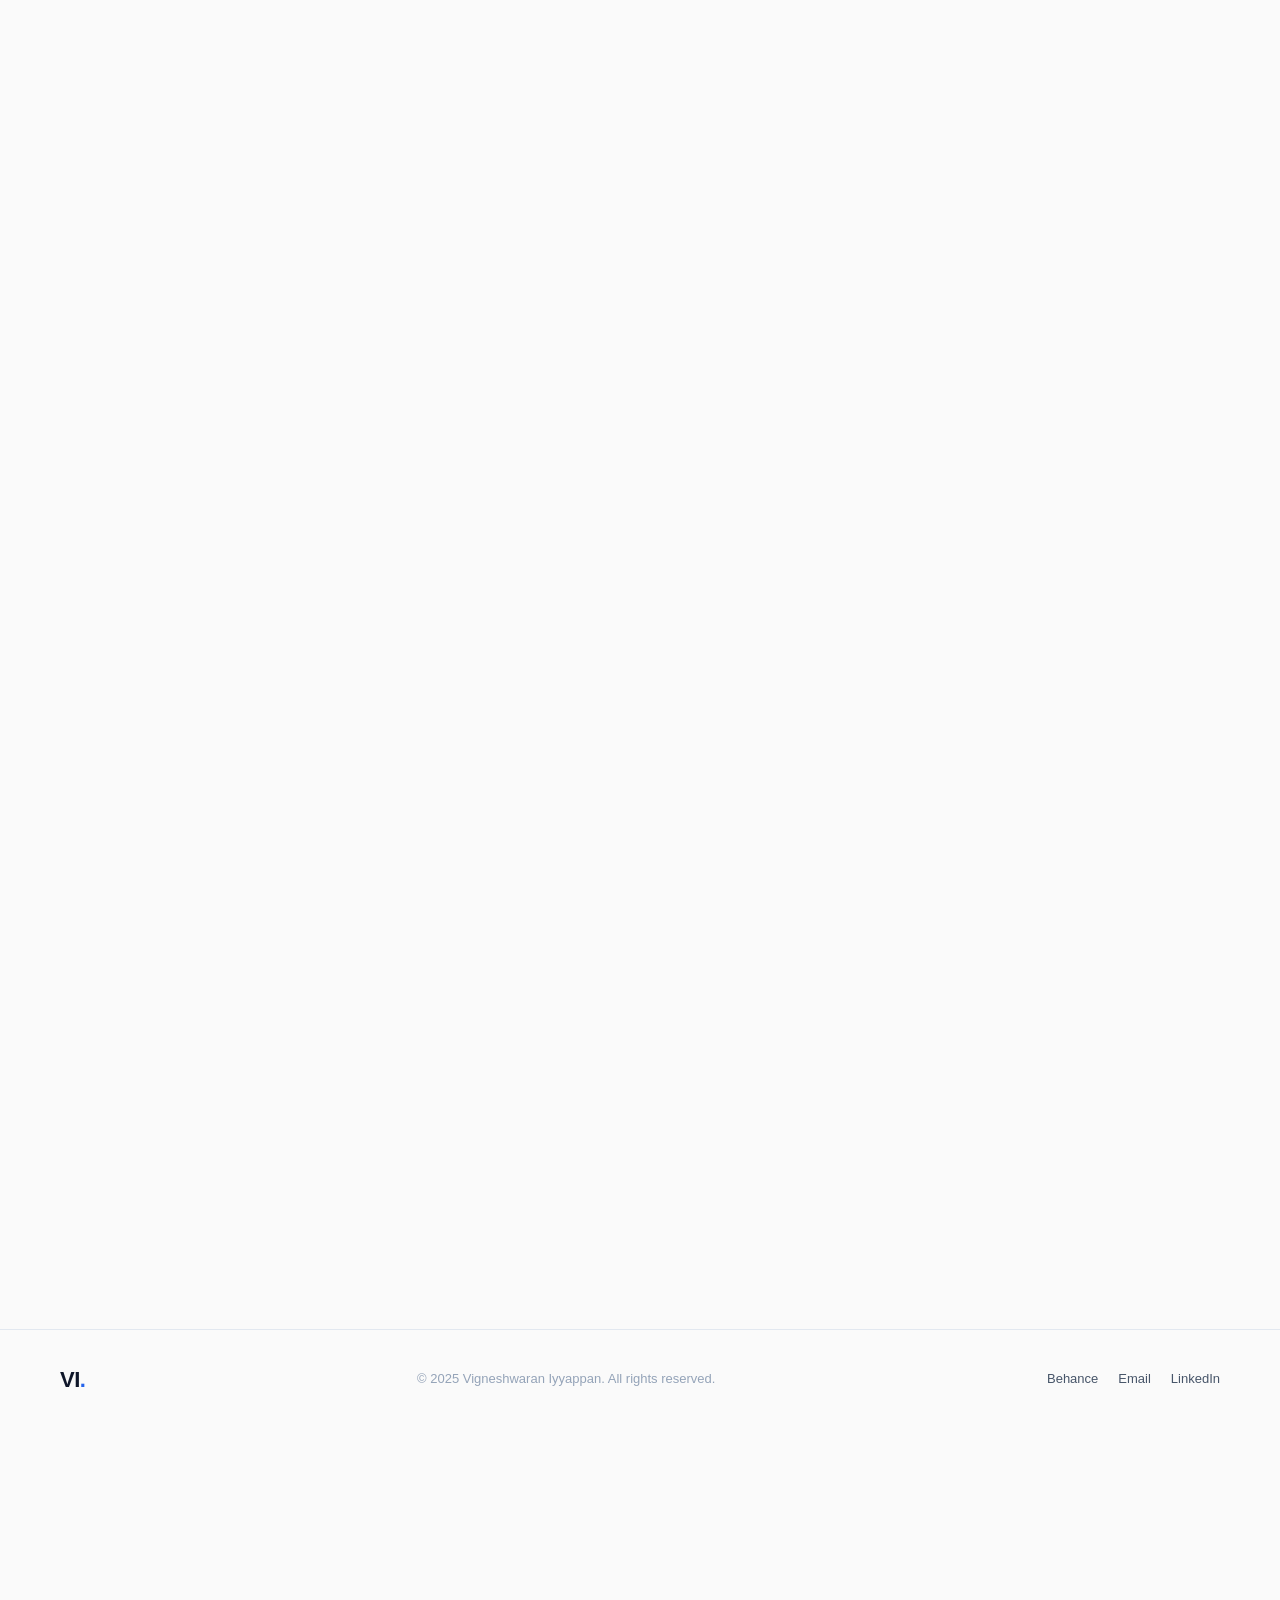
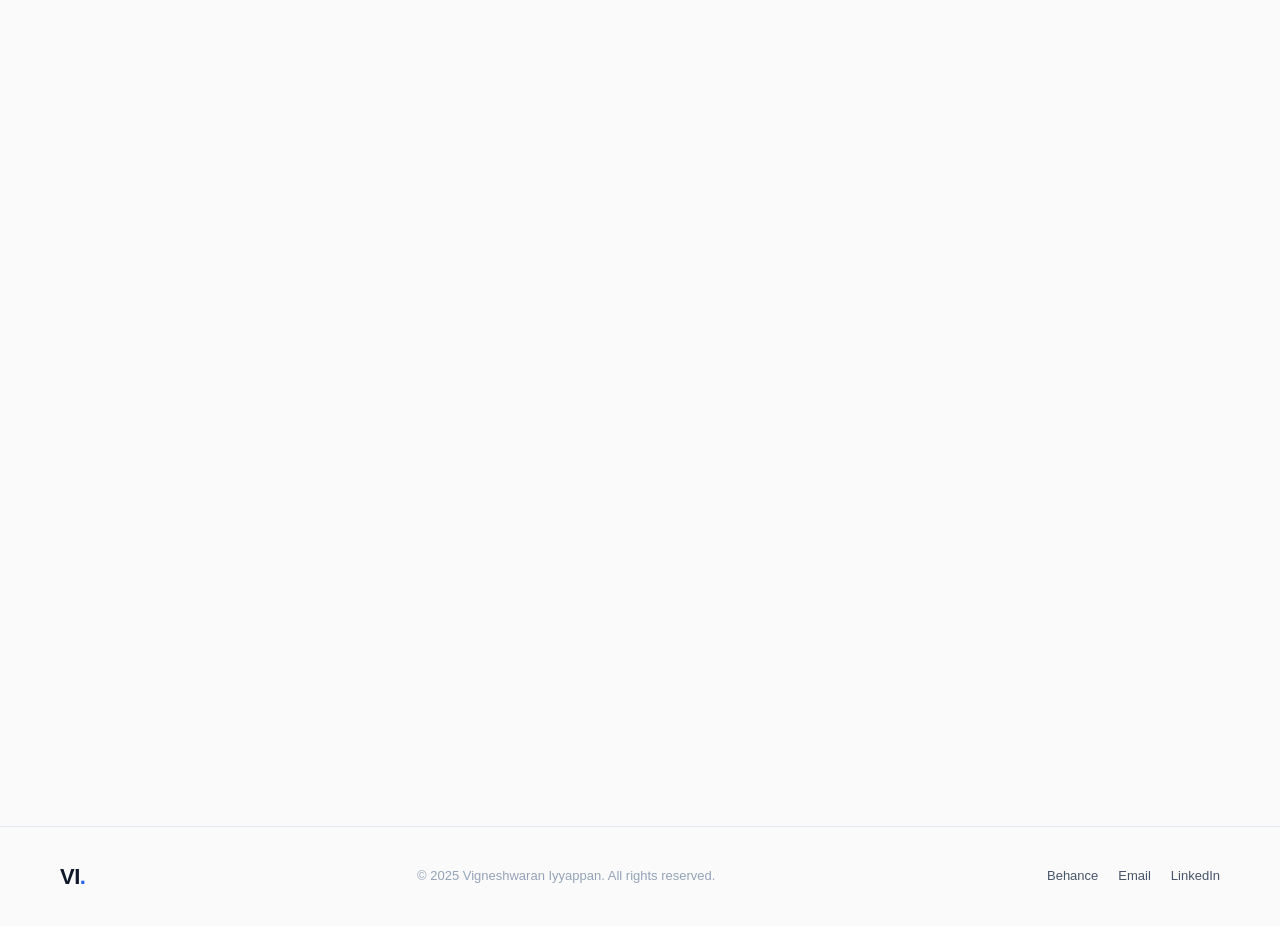
<file: work.html>
<!DOCTYPE html>
<html lang="en">
<head>
<meta charset="UTF-8">
<meta name="viewport" content="width=device-width, initial-scale=1.0">
<title>Work — Vigneshwaran Iyyappan</title>
<link rel="stylesheet" href="style.css">
</head>
<body>

<nav class="nav" id="nav">
  <div class="nav-inner">
    <a href="index.html" class="logo">VI<span class="logo-dot">.</span></a>
    <ul class="nav-links">
      <li><a href="index.html" class="nav-link">Home</a></li>
      <li><a href="work.html" class="nav-link active">Work</a></li>
      <li><a href="about.html" class="nav-link">About</a></li>
      <li><a href="contact.html" class="nav-link">Contact</a></li>
    </ul>
    <a href="contact.html" class="btn-nav">Hire me</a>
    <button class="hamburger" id="hamburger" aria-label="Menu">
      <span></span><span></span><span></span>
    </button>
  </div>
  <div class="mobile-menu" id="mobile-menu">
    <a href="index.html" class="nav-link">Home</a>
    <a href="work.html" class="nav-link">Work</a>
    <a href="about.html" class="nav-link">About</a>
    <a href="contact.html" class="nav-link">Contact</a>
    <a href="contact.html" class="btn-nav" style="margin-top:12px;display:inline-block">Hire me</a>
  </div>
</nav>

<main>

  <div class="page-hero">
    <div class="page-hero-label reveal">Portfolio</div>
    <h1 class="page-hero-title reveal">Selected work</h1>
    <p class="page-hero-sub reveal">A collection of projects spanning mobile apps, web platforms, and data dashboards — each built with a research-first approach.</p>
  </div>

  <div class="filter-row reveal">
    <button class="filter-btn active">All</button>
    <button class="filter-btn">Mobile App</button>
    <button class="filter-btn">Dashboard</button>
    <button class="filter-btn">E-Commerce</button>
    <button class="filter-btn">Case Study</button>
  </div>

  <div class="works-grid">

    <!-- SHRED -->
    <div class="work-item reveal" id="shred">
      <div class="work-img" style="background:#FFF0EA;">
        <div style="display:flex;gap:12px;align-items:flex-end;">
          <div class="phone-frame" style="transform:rotate(-4deg);">
            <div class="phone-screen" style="background:#FF6B35;">
              <div class="app-bar" style="background:#E85520;height:12px;margin-bottom:6px;"></div>
              <div style="padding:4px;">
                <div style="background:rgba(255,255,255,0.2);border-radius:6px;height:32px;margin-bottom:5px;"></div>
                <div style="display:flex;gap:3px;margin-bottom:5px;">
                  <div style="flex:1;background:rgba(255,255,255,0.15);border-radius:5px;height:50px;"></div>
                  <div style="flex:1;background:rgba(255,255,255,0.1);border-radius:5px;height:50px;"></div>
                </div>
                <div style="background:rgba(255,255,255,0.12);border-radius:5px;height:28px;"></div>
              </div>
            </div>
          </div>
          <div class="phone-frame" style="transform:rotate(4deg);margin-bottom:12px;">
            <div class="phone-screen" style="background:#1A0A00;">
              <div style="background:#FF6B35;height:12px;"></div>
              <div style="padding:4px;">
                <div style="background:rgba(255,107,53,0.3);border-radius:8px;height:60px;margin-bottom:4px;"></div>
                <div style="background:rgba(255,255,255,0.05);border-radius:4px;height:8px;margin-bottom:3px;"></div>
                <div style="background:rgba(255,255,255,0.05);border-radius:4px;height:8px;width:70%;"></div>
              </div>
            </div>
          </div>
        </div>
      </div>
      <div class="work-body">
        <div class="work-num">01</div>
        <div class="work-meta">
          <span class="tag">UX Case Study</span>
          <span class="tag">E-Commerce</span>
          <span class="tag">Figma</span>
          <span class="tag">Maze</span>
        </div>
        <h2 class="work-title">Shred — E-Commerce App</h2>
        <p class="work-desc">
          A full UX case study for a streetwear e-commerce app. Starting from pain-point discovery through competitor analysis and user interviews, I designed an end-to-end shopping experience that reduced checkout drop-off and improved product discoverability.
        </p>
        <p class="work-desc" style="font-size:13.5px;">
          <strong>Tools:</strong> Figma · Maze · Miro &nbsp;|&nbsp; <strong>Role:</strong> UX Designer (Solo)
        </p>
        <div class="work-cta">
          <a href="shred_ux_fixed (1)" target="_blank" class="nav-link" class="btn-sm btn-sm-primary">View Case study ↗</a>
          <a href="contact.html" class="btn-sm btn-sm-ghost">Discuss project</a>
        </div>
      </div>
    </div>

    <!-- DRIVEWAY -->
    <div class="work-item reverse reveal" id="driveway">
      <div class="work-img" style="background:#EFF6FF;">
        <div style="display:flex;gap:12px;align-items:flex-end;">
          <div class="phone-frame" style="transform:rotate(4deg);margin-bottom:12px;">
            <div class="phone-screen" style="background:#0F172A;">
              <div style="background:#1D4ED8;height:12px;"></div>
              <div style="padding:4px;">
                <div style="background:rgba(29,78,216,0.5);border-radius:6px;height:56px;margin-bottom:4px;display:flex;align-items:center;justify-content:center;">
                  <div style="width:8px;height:8px;background:#60A5FA;border-radius:50%;"></div>
                </div>
                <div style="background:rgba(255,255,255,0.06);border-radius:4px;height:8px;margin-bottom:3px;"></div>
                <div style="background:rgba(255,255,255,0.04);border-radius:4px;height:8px;width:60%;"></div>
              </div>
            </div>
          </div>
          <div class="phone-frame" style="transform:rotate(-4deg);">
            <div class="phone-screen" style="background:#1E3A8A;">
              <div style="background:#1E40AF;height:12px;margin-bottom:6px;"></div>
              <div style="padding:4px;">
                <div style="background:rgba(255,255,255,0.08);border-radius:8px;height:10px;margin-bottom:4px;"></div>
                <div style="display:flex;gap:3px;margin-bottom:4px;">
                  <div style="background:#2563EB;border-radius:6px;height:40px;flex:1;"></div>
                  <div style="background:rgba(37,99,235,0.4);border-radius:6px;height:40px;flex:1;"></div>
                </div>
                <div style="background:#1D4ED8;border-radius:6px;height:20px;"></div>
              </div>
            </div>
          </div>
        </div>
      </div>
      <div class="work-body">
        <div class="work-num">02</div>
        <div class="work-meta">
          <span class="tag">UI Design</span>
          <span class="tag">Delivery App</span>
          <span class="tag">Mobile</span>
          <span class="tag">Figma</span>
        </div>
        <h2 class="work-title">Driveway — Goods Delivery App</h2>
        <p class="work-desc">
          Clean, modern UI for a goods delivery mobile app. Focused on frictionless onboarding, intuitive real-time tracking screens, and a seamless order-management flow with clear status feedback at every step.
        </p>
        <p class="work-desc" style="font-size:13.5px;">
          <strong>Tools:</strong> Figma &nbsp;|&nbsp; <strong>Role:</strong> UI Designer (Solo)
        </p>
        <div class="work-cta">
          <a href="https://www.behance.net/gallery/188200545/Driveway-Goods-Delivery-App" target="_blank" class="btn-sm btn-sm-primary">View on Behance ↗</a>
          <a href="contact.html" class="btn-sm btn-sm-ghost">Discuss project</a>
        </div>
      </div>
    </div>

    <!-- FITNESS APP -->
    <div class="work-item reveal" id="fitness">
      <div class="work-img" style="background:#ECFDF5;">
        <div style="display:flex;gap:12px;align-items:flex-end;">
          <div class="phone-frame" style="transform:rotate(-4deg);">
            <div class="phone-screen" style="background:#064E3B;">
              <div style="background:#065F46;height:12px;margin-bottom:6px;"></div>
              <div style="padding:4px;">
                <div style="background:#047857;border-radius:6px;height:28px;margin-bottom:5px;display:flex;align-items:center;padding:0 6px;">
                  <div style="width:6px;height:6px;background:#34D399;border-radius:50%;margin-right:4px;"></div>
                  <div style="background:rgba(255,255,255,0.2);height:4px;flex:1;border-radius:2px;"></div>
                </div>
                <div style="display:flex;gap:3px;margin-bottom:4px;">
                  <div style="background:rgba(52,211,153,0.2);border-radius:5px;height:40px;flex:1;"></div>
                  <div style="background:rgba(52,211,153,0.15);border-radius:5px;height:40px;flex:1;"></div>
                </div>
                <div style="background:#047857;border-radius:5px;height:20px;"></div>
              </div>
            </div>
          </div>
          <div class="phone-frame" style="transform:rotate(4deg);margin-bottom:12px;">
            <div class="phone-screen" style="background:#022C22;">
              <div style="background:#064E3B;height:12px;"></div>
              <div style="padding:5px;">
                <div style="background:rgba(52,211,153,0.15);border-radius:50%;width:50px;height:50px;margin:4px auto;display:flex;align-items:center;justify-content:center;">
                  <div style="width:32px;height:32px;border:2px solid #34D399;border-radius:50%;"></div>
                </div>
                <div style="background:rgba(255,255,255,0.05);border-radius:4px;height:6px;margin-bottom:3px;"></div>
                <div style="background:rgba(255,255,255,0.03);border-radius:4px;height:6px;width:70%;"></div>
              </div>
            </div>
          </div>
        </div>
      </div>
      <div class="work-body">
        <div class="work-num">03</div>
        <div class="work-meta">
          <span class="tag">UI/UX</span>
          <span class="tag">Health & Fitness</span>
          <span class="tag">Mobile App</span>
        </div>
        <h2 class="work-title">Fitness Tracker App</h2>
        <p class="work-desc">
          A minimalist fitness tracking app designed to help users build consistent workout habits. Key screens include a home dashboard with streak tracking, a workout logger with exercise categories, and progress charts with weekly summaries.
        </p>
        <p class="work-desc" style="font-size:13.5px;">
          <strong>Tools:</strong> Figma · Adobe XD &nbsp;|&nbsp; <strong>Role:</strong> UI/UX Designer
        </p>
        <div class="work-cta">
          <a href="contact.html" class="btn-sm btn-sm-primary">Request access</a>
          <a href="contact.html" class="btn-sm btn-sm-ghost">Discuss project</a>
        </div>
      </div>
    </div>

    <!-- HRM DASHBOARD -->
    <div class="work-item reverse reveal" id="hrm">
      <div class="work-img" style="background:#F5F3FF;">
        <div style="width:85%;max-width:300px;">
          <div class="desktop-frame" style="width:100%;height:auto;padding:8px;">
            <div style="background:#1E1B4B;border-radius:6px;overflow:hidden;display:flex;height:120px;">
              <div style="background:#312E81;width:36px;padding:8px 6px;display:flex;flex-direction:column;gap:6px;">
                <div style="background:rgba(255,255,255,0.15);height:6px;border-radius:3px;"></div>
                <div style="background:rgba(255,255,255,0.08);height:6px;border-radius:3px;"></div>
                <div style="background:rgba(255,255,255,0.08);height:6px;border-radius:3px;"></div>
                <div style="background:rgba(139,92,246,0.6);height:6px;border-radius:3px;"></div>
                <div style="background:rgba(255,255,255,0.08);height:6px;border-radius:3px;"></div>
              </div>
              <div style="flex:1;padding:8px;display:flex;flex-direction:column;gap:5px;">
                <div style="display:flex;gap:5px;">
                  <div style="background:#4338CA;border-radius:4px;height:22px;flex:1;"></div>
                  <div style="background:#3730A3;border-radius:4px;height:22px;flex:1;"></div>
                  <div style="background:#4338CA;border-radius:4px;height:22px;flex:1;"></div>
                </div>
                <div style="background:#312E81;border-radius:4px;height:52px;display:flex;align-items:flex-end;padding:4px 6px;gap:4px;">
                  <div style="background:#6D28D9;width:12px;height:60%;border-radius:2px 2px 0 0;"></div>
                  <div style="background:#7C3AED;width:12px;height:80%;border-radius:2px 2px 0 0;"></div>
                  <div style="background:#8B5CF6;width:12px;height:50%;border-radius:2px 2px 0 0;"></div>
                  <div style="background:#7C3AED;width:12px;height:90%;border-radius:2px 2px 0 0;"></div>
                  <div style="background:#6D28D9;width:12px;height:65%;border-radius:2px 2px 0 0;"></div>
                  <div style="background:#8B5CF6;width:12px;height:75%;border-radius:2px 2px 0 0;"></div>
                </div>
              </div>
            </div>
          </div>
        </div>
      </div>
      <div class="work-body">
        <div class="work-num">04</div>
        <div class="work-meta">
          <span class="tag">Dashboard</span>
          <span class="tag">Analytics</span>
          <span class="tag">Data Viz</span>
          <span class="tag">Figma</span>
        </div>
        <h2 class="work-title">HRM Analytics Dashboard</h2>
        <p class="work-desc">
          A feature-rich HR Management analytics dashboard designed in Figma. Includes employee performance tracking, attendance heatmaps, department-wise analytics, and recruitment pipeline visualisation — all in a dark, data-forward UI.
        </p>
        <p class="work-desc" style="font-size:13.5px;">
          <strong>Tools:</strong> Figma &nbsp;|&nbsp; <strong>Role:</strong> UI/UX Designer
        </p>
        <div class="work-cta">
          <a href="https://www.figma.com/proto/xOJnFZ06loC6yR0GNx4OXN/HRM?node-id=75-1271&p=f&t=jb84zocmnwCjhBfU-1&scaling=scale-down-width&content-scaling=fixed&page-id=52%3A2&starting-point-node-id=75%3A1271" target="_blank" class="btn-sm btn-sm-primary">View Figma prototype ↗</a>
          <a href="contact.html" class="btn-sm btn-sm-ghost">Discuss project</a>
        </div>
      </div>
    </div>

  </div>
</main>

<section class="cta-section reveal" style="margin:0 24px 60px;">
  <div class="cta-inner">
    <h2 class="cta-title">Like what you see?</h2>
    <p class="cta-sub">I'm open to new projects and collaborations. Let's build something together.</p>
    <a href="contact.html" class="btn-primary btn-lg">Start a conversation →</a>
  </div>
</section>

<footer class="footer">
  <div class="footer-inner">
    <a href="index.html" class="logo">VI<span class="logo-dot">.</span></a>
    <p class="footer-copy">© 2025 Vigneshwaran Iyyappan. All rights reserved.</p>
    <div class="footer-links">
      <a href="https://www.behance.net/vigneshwaraniyyappan" target="_blank">Behance</a>
      <a href="mailto:vigneshwaraniyyappan@gmail.com">Email</a>
      <a href="https://linkedin.com" target="_blank">LinkedIn</a>
    </div>
  </div>
</footer>

<script src="main.js"></script>
</body>
</html>
<!DOCTYPE html>
<html lang="en">
<head>
<meta charset="UTF-8">
<meta name="viewport" content="width=device-width, initial-scale=1.0">
<title>Work — Vigneshwaran Iyyappan</title>
<link rel="stylesheet" href="style.css">
</head>
<body>

<nav class="nav" id="nav">
  <div class="nav-inner">
    <a href="index.html" class="logo">VI<span class="logo-dot">.</span></a>
    <ul class="nav-links">
      <li><a href="index.html" class="nav-link">Home</a></li>
      <li><a href="work.html" class="nav-link active">Work</a></li>
      <li><a href="about.html" class="nav-link">About</a></li>
      <li><a href="contact.html" class="nav-link">Contact</a></li>
    </ul>
    <a href="contact.html" class="btn-nav">Hire me</a>
    <button class="hamburger" id="hamburger" aria-label="Menu">
      <span></span><span></span><span></span>
    </button>
  </div>
  <div class="mobile-menu" id="mobile-menu">
    <a href="index.html" class="nav-link">Home</a>
    <a href="work.html" class="nav-link">Work</a>
    <a href="about.html" class="nav-link">About</a>
    <a href="contact.html" class="nav-link">Contact</a>
    <a href="contact.html" class="btn-nav" style="margin-top:12px;display:inline-block">Hire me</a>
  </div>
</nav>

<main>

  <div class="page-hero">
    <div class="page-hero-label reveal">Portfolio</div>
    <h1 class="page-hero-title reveal">Selected work</h1>
    <p class="page-hero-sub reveal">A collection of projects spanning mobile apps, web platforms, and data dashboards — each built with a research-first approach.</p>
  </div>

  <div class="filter-row reveal">
    <button class="filter-btn active">All</button>
    <button class="filter-btn">Mobile App</button>
    <button class="filter-btn">Dashboard</button>
    <button class="filter-btn">E-Commerce</button>
    <button class="filter-btn">Case Study</button>
  </div>

  <div class="works-grid">

    <!-- SHRED -->
    <div class="work-item reveal" id="shred">
      <div class="work-img" style="background:#FFF0EA;">
        <div style="display:flex;gap:12px;align-items:flex-end;">
          <div class="phone-frame" style="transform:rotate(-4deg);">
            <div class="phone-screen" style="background:#FF6B35;">
              <div class="app-bar" style="background:#E85520;height:12px;margin-bottom:6px;"></div>
              <div style="padding:4px;">
                <div style="background:rgba(255,255,255,0.2);border-radius:6px;height:32px;margin-bottom:5px;"></div>
                <div style="display:flex;gap:3px;margin-bottom:5px;">
                  <div style="flex:1;background:rgba(255,255,255,0.15);border-radius:5px;height:50px;"></div>
                  <div style="flex:1;background:rgba(255,255,255,0.1);border-radius:5px;height:50px;"></div>
                </div>
                <div style="background:rgba(255,255,255,0.12);border-radius:5px;height:28px;"></div>
              </div>
            </div>
          </div>
          <div class="phone-frame" style="transform:rotate(4deg);margin-bottom:12px;">
            <div class="phone-screen" style="background:#1A0A00;">
              <div style="background:#FF6B35;height:12px;"></div>
              <div style="padding:4px;">
                <div style="background:rgba(255,107,53,0.3);border-radius:8px;height:60px;margin-bottom:4px;"></div>
                <div style="background:rgba(255,255,255,0.05);border-radius:4px;height:8px;margin-bottom:3px;"></div>
                <div style="background:rgba(255,255,255,0.05);border-radius:4px;height:8px;width:70%;"></div>
              </div>
            </div>
          </div>
        </div>
      </div>
      <div class="work-body">
        <div class="work-num">01</div>
        <div class="work-meta">
          <span class="tag">UX Case Study</span>
          <span class="tag">E-Commerce</span>
          <span class="tag">Figma</span>
          <span class="tag">Maze</span>
        </div>
        <h2 class="work-title">Shred — E-Commerce App</h2>
        <p class="work-desc">
          A full UX case study for a streetwear e-commerce app. Starting from pain-point discovery through competitor analysis and user interviews, I designed an end-to-end shopping experience that reduced checkout drop-off and improved product discoverability.
        </p>
        <p class="work-desc" style="font-size:13.5px;">
          <strong>Tools:</strong> Figma · Maze · Miro &nbsp;|&nbsp; <strong>Role:</strong> UX Designer (Solo)
        </p>
        <div class="work-cta">
          <a href="shred-ux-case-study.html" target="_blank" class="btn-sm btn-sm-primary">View Case study ↗</a>
          <a href="contact.html" class="btn-sm btn-sm-ghost">Discuss project</a>
        </div>
      </div>
    </div>

    <!-- DRIVEWAY -->
    <div class="work-item reverse reveal" id="driveway">
      <div class="work-img" style="background:#EFF6FF;">
        <div style="display:flex;gap:12px;align-items:flex-end;">
          <div class="phone-frame" style="transform:rotate(4deg);margin-bottom:12px;">
            <div class="phone-screen" style="background:#0F172A;">
              <div style="background:#1D4ED8;height:12px;"></div>
              <div style="padding:4px;">
                <div style="background:rgba(29,78,216,0.5);border-radius:6px;height:56px;margin-bottom:4px;display:flex;align-items:center;justify-content:center;">
                  <div style="width:8px;height:8px;background:#60A5FA;border-radius:50%;"></div>
                </div>
                <div style="background:rgba(255,255,255,0.06);border-radius:4px;height:8px;margin-bottom:3px;"></div>
                <div style="background:rgba(255,255,255,0.04);border-radius:4px;height:8px;width:60%;"></div>
              </div>
            </div>
          </div>
          <div class="phone-frame" style="transform:rotate(-4deg);">
            <div class="phone-screen" style="background:#1E3A8A;">
              <div style="background:#1E40AF;height:12px;margin-bottom:6px;"></div>
              <div style="padding:4px;">
                <div style="background:rgba(255,255,255,0.08);border-radius:8px;height:10px;margin-bottom:4px;"></div>
                <div style="display:flex;gap:3px;margin-bottom:4px;">
                  <div style="background:#2563EB;border-radius:6px;height:40px;flex:1;"></div>
                  <div style="background:rgba(37,99,235,0.4);border-radius:6px;height:40px;flex:1;"></div>
                </div>
                <div style="background:#1D4ED8;border-radius:6px;height:20px;"></div>
              </div>
            </div>
          </div>
        </div>
      </div>
      <div class="work-body">
        <div class="work-num">02</div>
        <div class="work-meta">
          <span class="tag">UI Design</span>
          <span class="tag">Delivery App</span>
          <span class="tag">Mobile</span>
          <span class="tag">Figma</span>þ
        </div>
        <h2 class="work-title">Driveway — Goods Delivery App</h2>
        <p class="work-desc">
          Clean, modern UI for a goods delivery mobile app. Focused on frictionless onboarding, intuitive real-time tracking screens, and a seamless order-management flow with clear status feedback at every step.
        </p>
        <p class="work-desc" style="font-size:13.5px;">
          <strong>Tools:</strong> Figma &nbsp;|&nbsp; <strong>Role:</strong> UI Designer (Solo)
        </p>
        <div class="work-cta">
          <a href="https://www.behance.net/gallery/188200545/Driveway-Goods-Delivery-App" target="_blank" class="btn-sm btn-sm-primary">View on Behance ↗</a>
          <a href="contact.html" class="btn-sm btn-sm-ghost">Discuss project</a>
        </div>
      </div>
    </div>

    <!-- FITNESS APP -->
    <div class="work-item reveal" id="fitness">
      <div class="work-img" style="background:#ECFDF5;">
        <div style="display:flex;gap:12px;align-items:flex-end;">
          <div class="phone-frame" style="transform:rotate(-4deg);">
            <div class="phone-screen" style="background:#064E3B;">
              <div style="background:#065F46;height:12px;margin-bottom:6px;"></div>
              <div style="padding:4px;">
                <div style="background:#047857;border-radius:6px;height:28px;margin-bottom:5px;display:flex;align-items:center;padding:0 6px;">
                  <div style="width:6px;height:6px;background:#34D399;border-radius:50%;margin-right:4px;"></div>
                  <div style="background:rgba(255,255,255,0.2);height:4px;flex:1;border-radius:2px;"></div>
                </div>
                <div style="display:flex;gap:3px;margin-bottom:4px;">
                  <div style="background:rgba(52,211,153,0.2);border-radius:5px;height:40px;flex:1;"></div>
                  <div style="background:rgba(52,211,153,0.15);border-radius:5px;height:40px;flex:1;"></div>
                </div>
                <div style="background:#047857;border-radius:5px;height:20px;"></div>
              </div>
            </div>
          </div>
          <div class="phone-frame" style="transform:rotate(4deg);margin-bottom:12px;">
            <div class="phone-screen" style="background:#022C22;">
              <div style="background:#064E3B;height:12px;"></div>
              <div style="padding:5px;">
                <div style="background:rgba(52,211,153,0.15);border-radius:50%;width:50px;height:50px;margin:4px auto;display:flex;align-items:center;justify-content:center;">
                  <div style="width:32px;height:32px;border:2px solid #34D399;border-radius:50%;"></div>
                </div>
                <div style="background:rgba(255,255,255,0.05);border-radius:4px;height:6px;margin-bottom:3px;"></div>
                <div style="background:rgba(255,255,255,0.03);border-radius:4px;height:6px;width:70%;"></div>
              </div>
            </div>
          </div>
        </div>
      </div>
      <div class="work-body">
        <div class="work-num">03</div>
        <div class="work-meta">
          <span class="tag">UI/UX</span>
          <span class="tag">Health & Fitness</span>
          <span class="tag">Mobile App</span>
        </div>
        <h2 class="work-title">Fitness Tracker App</h2>
        <p class="work-desc">
          A minimalist fitness tracking app designed to help users build consistent workout habits. Key screens include a home dashboard with streak tracking, a workout logger with exercise categories, and progress charts with weekly summaries.
        </p>
        <p class="work-desc" style="font-size:13.5px;">
          <strong>Tools:</strong> Figma · Adobe XD &nbsp;|&nbsp; <strong>Role:</strong> UI/UX Designer
        </p>
        <div class="work-cta">
          <a href="contact.html" class="btn-sm btn-sm-primary">Request access</a>
          <a href="contact.html" class="btn-sm btn-sm-ghost">Discuss project</a>
        </div>
      </div>
    </div>

    <!-- HRM DASHBOARD -->
    <div class="work-item reverse reveal" id="hrm">
      <div class="work-img" style="background:#F5F3FF;">
        <div style="width:85%;max-width:300px;">
          <div class="desktop-frame" style="width:100%;height:auto;padding:8px;">
            <div style="background:#1E1B4B;border-radius:6px;overflow:hidden;display:flex;height:120px;">
              <div style="background:#312E81;width:36px;padding:8px 6px;display:flex;flex-direction:column;gap:6px;">
                <div style="background:rgba(255,255,255,0.15);height:6px;border-radius:3px;"></div>
                <div style="background:rgba(255,255,255,0.08);height:6px;border-radius:3px;"></div>
                <div style="background:rgba(255,255,255,0.08);height:6px;border-radius:3px;"></div>
                <div style="background:rgba(139,92,246,0.6);height:6px;border-radius:3px;"></div>
                <div style="background:rgba(255,255,255,0.08);height:6px;border-radius:3px;"></div>
              </div>
              <div style="flex:1;padding:8px;display:flex;flex-direction:column;gap:5px;">
                <div style="display:flex;gap:5px;">
                  <div style="background:#4338CA;border-radius:4px;height:22px;flex:1;"></div>
                  <div style="background:#3730A3;border-radius:4px;height:22px;flex:1;"></div>
                  <div style="background:#4338CA;border-radius:4px;height:22px;flex:1;"></div>
                </div>
                <div style="background:#312E81;border-radius:4px;height:52px;display:flex;align-items:flex-end;padding:4px 6px;gap:4px;">
                  <div style="background:#6D28D9;width:12px;height:60%;border-radius:2px 2px 0 0;"></div>
                  <div style="background:#7C3AED;width:12px;height:80%;border-radius:2px 2px 0 0;"></div>
                  <div style="background:#8B5CF6;width:12px;height:50%;border-radius:2px 2px 0 0;"></div>
                  <div style="background:#7C3AED;width:12px;height:90%;border-radius:2px 2px 0 0;"></div>
                  <div style="background:#6D28D9;width:12px;height:65%;border-radius:2px 2px 0 0;"></div>
                  <div style="background:#8B5CF6;width:12px;height:75%;border-radius:2px 2px 0 0;"></div>
                </div>
              </div>
            </div>
          </div>
        </div>
      </div>
      <div class="work-body">
        <div class="work-num">04</div>
        <div class="work-meta">
          <span class="tag">Dashboard</span>
          <span class="tag">Analytics</span>
          <span class="tag">Data Viz</span>
          <span class="tag">Figma</span>
        </div>
        <h2 class="work-title">HRM Analytics Dashboard</h2>
        <p class="work-desc">
          A feature-rich HR Management analytics dashboard designed in Figma. Includes employee performance tracking, attendance heatmaps, department-wise analytics, and recruitment pipeline visualisation — all in a dark, data-forward UI.
        </p>
        <p class="work-desc" style="font-size:13.5px;">
          <strong>Tools:</strong> Figma &nbsp;|&nbsp; <strong>Role:</strong> UI/UX Designer
        </p>
        <div class="work-cta">
          <a href="https://www.figma.com/proto/xOJnFZ06loC6yR0GNx4OXN/HRM?node-id=75-1271&p=f&t=jb84zocmnwCjhBfU-1&scaling=scale-down-width&content-scaling=fixed&page-id=52%3A2&starting-point-node-id=75%3A1271" target="_blank" class="btn-sm btn-sm-primary">View Figma prototype ↗</a>
          <a href="contact.html" class="btn-sm btn-sm-ghost">Discuss project</a>
        </div>
      </div>
    </div>

  </div>
</main>

<section class="cta-section reveal" style="margin:0 24px 60px;">
  <div class="cta-inner">
    <h2 class="cta-title">Like what you see?</h2>
    <p class="cta-sub">I'm open to new projects and collaborations. Let's build something together.</p>
    <a href="contact.html" class="btn-primary btn-lg">Start a conversation →</a>
  </div>
</section>

<footer class="footer">
  <div class="footer-inner">
    <a href="index.html" class="logo">VI<span class="logo-dot">.</span></a>
    <p class="footer-copy">© 2025 Vigneshwaran Iyyappan. All rights reserved.</p>
    <div class="footer-links">
      <a href="https://www.behance.net/vigneshwaraniyyappan" target="_blank">Behance</a>
      <a href="mailto:vigneshwaraniyyappan@gmail.com">Email</a>
      <a href="https://linkedin.com" target="_blank">LinkedIn</a>
    </div>
  </div>
</footer>

<script src="main.js"></script>
</body>
</html>
    <div class="work-item reverse reveal" id="hrm">
      <div class="work-img" style="background:#F5F3FF;">
        <div style="width:85%;max-width:300px;">
          <div class="desktop-frame" style="width:100%;height:auto;padding:8px;">
            <div style="background:#1E1B4B;border-radius:6px;overflow:hidden;display:flex;height:120px;">
              <div style="background:#312E81;width:36px;padding:8px 6px;display:flex;flex-direction:column;gap:6px;">
                <div style="background:rgba(255,255,255,0.15);height:6px;border-radius:3px;"></div>
                <div style="background:rgba(255,255,255,0.08);height:6px;border-radius:3px;"></div>
                <div style="background:rgba(255,255,255,0.08);height:6px;border-radius:3px;"></div>
                <div style="background:rgba(139,92,246,0.6);height:6px;border-radius:3px;"></div>
                <div style="background:rgba(255,255,255,0.08);height:6px;border-radius:3px;"></div>
              </div>
              <div style="flex:1;padding:8px;display:flex;flex-direction:column;gap:5px;">
                <div style="display:flex;gap:5px;">
                  <div style="background:#4338CA;border-radius:4px;height:22px;flex:1;"></div>
                  <div style="background:#3730A3;border-radius:4px;height:22px;flex:1;"></div>
                  <div style="background:#4338CA;border-radius:4px;height:22px;flex:1;"></div>
                </div>
                <div style="background:#312E81;border-radius:4px;height:52px;display:flex;align-items:flex-end;padding:4px 6px;gap:4px;">
                  <div style="background:#6D28D9;width:12px;height:60%;border-radius:2px 2px 0 0;"></div>
                  <div style="background:#7C3AED;width:12px;height:80%;border-radius:2px 2px 0 0;"></div>
                  <div style="background:#8B5CF6;width:12px;height:50%;border-radius:2px 2px 0 0;"></div>
                  <div style="background:#7C3AED;width:12px;height:90%;border-radius:2px 2px 0 0;"></div>
                  <div style="background:#6D28D9;width:12px;height:65%;border-radius:2px 2px 0 0;"></div>
                  <div style="background:#8B5CF6;width:12px;height:75%;border-radius:2px 2px 0 0;"></div>
                </div>
              </div>
            </div>
          </div>
        </div>
      </div>
      <div class="work-body">
        <div class="work-num">04</div>
        <div class="work-meta">
          <span class="tag">Dashboard</span>
          <span class="tag">Analytics</span>
          <span class="tag">Data Viz</span>
          <span class="tag">Figma</span>
        </div>
        <h2 class="work-title">HRM Analytics Dashboard</h2>
        <p class="work-desc">
          A feature-rich HR Management analytics dashboard designed in Figma. Includes employee performance tracking, attendance heatmaps, department-wise analytics, and recruitment pipeline visualisation — all in a dark, data-forward UI.
        </p>
        <p class="work-desc" style="font-size:13.5px;">
          <strong>Tools:</strong> Figma &nbsp;|&nbsp; <strong>Role:</strong> UI/UX Designer
        </p>
        <div class="work-cta">
          <a href="https://www.figma.com/proto/xOJnFZ06loC6yR0GNx4OXN/HRM?node-id=75-1271&p=f&t=jb84zocmnwCjhBfU-1&scaling=scale-down-width&content-scaling=fixed&page-id=52%3A2&starting-point-node-id=75%3A1271" target="_blank" class="btn-sm btn-sm-primary">View Figma prototype ↗</a>
          <a href="contact.html" class="btn-sm btn-sm-ghost">Discuss project</a>
        </div>
      </div>
    </div>

  </div>
</main>

<section class="cta-section reveal" style="margin:0 24px 60px;">
  <div class="cta-inner">
    <h2 class="cta-title">Like what you see?</h2>
    <p class="cta-sub">I'm open to new projects and collaborations. Let's build something together.</p>
    <a href="contact.html" class="btn-primary btn-lg">Start a conversation →</a>
  </div>
</section>

<footer class="footer">
  <div class="footer-inner">
    <a href="index.html" class="logo">VI<span class="logo-dot">.</span></a>
    <p class="footer-copy">© 2025 Vigneshwaran Iyyappan. All rights reserved.</p>
    <div class="footer-links">
      <a href="https://www.behance.net/vigneshwaraniyyappan" target="_blank">Behance</a>
      <a href="mailto:vigneshwaraniyyappan@gmail.com">Email</a>
      <a href="https://linkedin.com" target="_blank">LinkedIn</a>
    </div>
  </div>
</footer>

<script src="main.js"></script>
</body>
</html>
</file>
<file: style.css>
*, *::before, *::after { box-sizing: border-box; margin: 0; padding: 0; }

:root {
  --bg: #FAFAFA;
  --bg2: #F3F4F6;
  --text: #0F172A;
  --text2: #475569;
  --text3: #94A3B8;
  --border: #E2E8F0;
  --accent: #0F172A;
  --blue: #2563EB;
  --radius: 12px;
  --radius-lg: 20px;
  --nav-h: 68px;
  --transition: 0.3s cubic-bezier(0.4,0,0.2,1);
}

html { scroll-behavior: smooth; }

body {
  font-family: -apple-system, BlinkMacSystemFont, 'Inter', 'Segoe UI', sans-serif;
  background: var(--bg);
  color: var(--text);
  line-height: 1.6;
  overflow-x: hidden;
}

/* ── NAV ── */
.nav {
  position: fixed; top: 0; left: 0; right: 0; z-index: 100;
  background: rgba(250,250,250,0.92);
  backdrop-filter: blur(16px);
  -webkit-backdrop-filter: blur(16px);
  border-bottom: 1px solid transparent;
  transition: border-color var(--transition), background var(--transition);
  height: var(--nav-h);
}
.nav.scrolled { border-bottom-color: var(--border); }
.nav-inner {
  max-width: 1160px; margin: 0 auto;
  display: flex; align-items: center;
  padding: 0 24px; height: 100%;
  gap: 32px;
}
.logo {
  font-size: 22px; font-weight: 700; letter-spacing: -0.5px;
  color: var(--text); text-decoration: none; flex-shrink: 0;
}
.logo-dot { color: var(--blue); }
.nav-links {
  display: flex; gap: 4px; list-style: none; flex: 1;
}
.nav-link {
  font-size: 14px; font-weight: 500; color: var(--text2);
  text-decoration: none; padding: 6px 12px; border-radius: 8px;
  transition: color var(--transition), background var(--transition);
}
.nav-link:hover, .nav-link.active { color: var(--text); background: var(--bg2); }
.btn-nav {
  font-size: 13px; font-weight: 600; color: #fff;
  background: var(--text); text-decoration: none;
  padding: 8px 18px; border-radius: 8px;
  transition: opacity var(--transition), transform var(--transition);
  flex-shrink: 0;
}
.btn-nav:hover { opacity: 0.85; transform: translateY(-1px); }
.hamburger {
  display: none; flex-direction: column; gap: 5px;
  background: none; border: none; cursor: pointer; padding: 4px;
}
.hamburger span {
  width: 22px; height: 2px; background: var(--text);
  border-radius: 2px; transition: all 0.3s ease;
  display: block;
}
.mobile-menu {
  display: none; flex-direction: column;
  padding: 16px 24px; border-top: 1px solid var(--border);
  background: var(--bg);
}
.mobile-menu .nav-link { padding: 10px 0; font-size: 16px; border-radius: 0; }
.mobile-menu.open { display: flex; }

/* ── BUTTONS ── */
.btn-primary {
  display: inline-flex; align-items: center; gap: 6px;
  background: var(--text); color: #fff; font-size: 15px; font-weight: 600;
  padding: 14px 28px; border-radius: 10px; text-decoration: none;
  transition: transform var(--transition), opacity var(--transition);
}
.btn-primary:hover { transform: translateY(-2px); opacity: 0.9; }
.btn-ghost {
  display: inline-flex; align-items: center; gap: 6px;
  color: var(--text); font-size: 15px; font-weight: 600;
  padding: 14px 28px; border-radius: 10px; text-decoration: none;
  border: 1.5px solid var(--border);
  transition: border-color var(--transition), background var(--transition), transform var(--transition);
}
.btn-ghost:hover { border-color: var(--text); background: var(--bg2); transform: translateY(-1px); }
.btn-lg { padding: 16px 36px; font-size: 16px; }

/* ── HERO ── */
.hero {
  min-height: 100vh;
  display: flex; flex-direction: column; justify-content: center; align-items: center;
  text-align: center;
  padding: calc(var(--nav-h) + 60px) 24px 80px;
  position: relative;
}
.hero-tag {
  display: inline-flex; align-items: center; gap: 8px;
  font-size: 13px; font-weight: 600; color: #16a34a;
  background: #f0fdf4; border: 1px solid #bbf7d0;
  padding: 6px 14px; border-radius: 100px;
  margin-bottom: 28px;
}
.hero-tag::before {
  content: ''; width: 7px; height: 7px;
  background: #16a34a; border-radius: 50%;
  animation: pulse 2s infinite;
}
@keyframes pulse {
  0%, 100% { opacity: 1; transform: scale(1); }
  50% { opacity: 0.5; transform: scale(0.8); }
}
.hero-title {
  font-size: clamp(40px, 6vw, 72px); font-weight: 700;
  letter-spacing: -2px; line-height: 1.08;
  color: var(--text); margin-bottom: 20px;
}
.hero-accent { color: var(--blue); }
.hero-sub {
  font-size: clamp(16px, 2vw, 19px); color: var(--text2);
  max-width: 520px; line-height: 1.65; margin-bottom: 36px;
}
.hero-cta { display: flex; gap: 12px; flex-wrap: wrap; justify-content: center; margin-bottom: 60px; }
.hero-stats {
  display: flex; align-items: center; gap: 0;
  border: 1px solid var(--border); border-radius: 14px;
  padding: 0; overflow: hidden;
}
.stat {
  display: flex; flex-direction: column; align-items: center;
  padding: 18px 32px;
}
.stat-num {
  font-size: 28px; font-weight: 700; letter-spacing: -1px; color: var(--text);
}
.stat-plus { font-size: 18px; font-weight: 700; color: var(--blue); }
.stat-label { font-size: 12px; color: var(--text3); font-weight: 500; margin-top: 2px; }
.stat-divider { width: 1px; height: 50px; background: var(--border); }
.hero-scroll {
  position: absolute; bottom: 32px; left: 50%; transform: translateX(-50%);
  display: flex; flex-direction: column; align-items: center; gap: 6px;
  font-size: 11px; font-weight: 600; letter-spacing: 1.5px; color: var(--text3);
  text-transform: uppercase; cursor: pointer;
}
.scroll-line {
  width: 1px; height: 40px; background: var(--border);
  position: relative; overflow: hidden;
}
.scroll-line::after {
  content: ''; position: absolute; top: -100%; left: 0;
  width: 1px; height: 100%; background: var(--blue);
  animation: scrollLine 2s ease-in-out infinite;
}
@keyframes scrollLine { 0% { top: -100%; } 100% { top: 100%; } }

/* ── SECTIONS ── */
.section {
  max-width: 1160px; margin: 0 auto;
  padding: 80px 24px;
}
.section-label {
  font-size: 12px; font-weight: 700; letter-spacing: 2px;
  text-transform: uppercase; color: var(--blue); margin-bottom: 10px;
}
.section-title {
  font-size: clamp(28px, 4vw, 44px); font-weight: 700;
  letter-spacing: -1.5px; color: var(--text); margin-bottom: 48px;
  line-height: 1.15;
}
.section-cta { text-align: center; margin-top: 48px; }

/* ── PROJECT CARDS ── */
.projects-grid {
  display: grid; grid-template-columns: repeat(2, 1fr); gap: 24px;
}
.project-card {
  border-radius: var(--radius-lg); border: 1px solid var(--border);
  overflow: hidden; text-decoration: none; color: inherit;
  background: #fff;
  transition: transform var(--transition), box-shadow var(--transition), border-color var(--transition);
  display: flex; flex-direction: column;
}
.project-card:hover {
  transform: translateY(-6px);
  box-shadow: 0 20px 60px rgba(0,0,0,0.08);
  border-color: transparent;
}
.project-card:hover .arrow { transform: translateX(4px); }
.project-img {
  height: 240px; display: flex; align-items: center; justify-content: center;
  overflow: hidden; position: relative;
  transition: all var(--transition);
}
.project-card:hover .project-img { height: 260px; }
.project-info { padding: 24px; flex: 1; }
.project-tags { display: flex; gap: 6px; flex-wrap: wrap; margin-bottom: 10px; }
.tag {
  font-size: 11px; font-weight: 600; color: var(--text2);
  background: var(--bg2); border-radius: 100px; padding: 3px 10px;
}
.project-title { font-size: 20px; font-weight: 700; margin-bottom: 8px; letter-spacing: -0.5px; }
.project-desc { font-size: 14px; color: var(--text2); line-height: 1.6; margin-bottom: 16px; }
.project-link {
  font-size: 14px; font-weight: 600; color: var(--blue);
  display: inline-flex; align-items: center; gap: 4px;
}
.arrow { display: inline-block; transition: transform 0.2s ease; }

/* ── PHONE / DESKTOP MOCKUPS ── */
.phone-frame {
  width: 90px; height: 170px;
  background: #1E293B; border-radius: 16px;
  padding: 8px 6px;
  box-shadow: 0 8px 32px rgba(0,0,0,0.18);
}
.phone-screen { width: 100%; height: 100%; border-radius: 10px; overflow: hidden; }
.app-bar { height: 10px; margin-bottom: 4px; }
.app-row { display: flex; gap: 4px; padding: 4px; }
.app-block { height: 8px; border-radius: 4px; }
.w60 { width: 60%; } .w30 { width: 30%; } .w80 { width: 80%; } .w70 { width: 70%; } .w50 { width: 50%; } .w40 { width: 40%; }
.app-card-sm { margin: 4px; border-radius: 6px; padding: 6px; display: flex; gap: 6px; align-items: center; }
.app-img-rect { width: 24px; height: 24px; border-radius: 4px; flex-shrink: 0; }
.app-lines { flex: 1; }
.app-line { height: 5px; border-radius: 3px; background: rgba(255,255,255,0.15); margin-bottom: 4px; }
.app-map { flex: 1; position: relative; display: flex; align-items: center; justify-content: center; height: 60px; }
.map-pin { width: 10px; height: 10px; background: #fff; border-radius: 50%; }
.map-route { position: absolute; width: 50%; height: 2px; background: rgba(255,255,255,0.4); top: 50%; }
.app-bottom-sheet { background: rgba(255,255,255,0.08); padding: 8px 6px; }
.desktop-frame {
  width: 160px; height: 110px;
  background: #1E293B; border-radius: 8px;
  padding: 6px;
  box-shadow: 0 8px 32px rgba(0,0,0,0.18);
}
.desktop-screen { width: 100%; height: 100%; border-radius: 4px; overflow: hidden; display: flex; }
.desktop-sidebar { width: 28px; flex-shrink: 0; }
.desktop-content { flex: 1; padding: 4px; }
.dash-row { display: flex; gap: 3px; }
.dash-card { flex: 1; height: 18px; border-radius: 3px; }

/* ── SKILLS SECTION ── */
.skills-section { padding: 80px 24px; max-width: 1160px; margin: 0 auto; }
.skills-inner {
  display: grid; grid-template-columns: 1fr 1.2fr; gap: 80px; align-items: start;
}
.skills-desc { font-size: 16px; color: var(--text2); line-height: 1.7; margin-top: 16px; }
.skill-item {
  display: flex; gap: 16px; align-items: flex-start;
  padding: 20px; border-radius: 14px;
  border: 1px solid transparent;
  transition: border-color var(--transition), background var(--transition);
  margin-bottom: 4px;
}
.skill-item:hover { border-color: var(--border); background: #fff; }
.skill-icon {
  width: 40px; height: 40px; border-radius: 10px;
  display: flex; align-items: center; justify-content: center;
  flex-shrink: 0;
}
.skill-title { font-size: 15px; font-weight: 600; margin-bottom: 4px; }
.skill-desc { font-size: 13.5px; color: var(--text2); line-height: 1.55; }

/* ── TOOLS ── */
.tools-section { padding: 60px 24px; max-width: 1160px; margin: 0 auto; }
.tools-row {
  display: flex; flex-wrap: wrap; gap: 10px; justify-content: center;
  margin-top: 32px;
}
.tool-chip {
  font-size: 13.5px; font-weight: 600; color: var(--text2);
  background: #fff; border: 1px solid var(--border);
  padding: 8px 18px; border-radius: 100px;
  transition: all var(--transition);
  cursor: default;
}
.tool-chip:hover { background: var(--text); color: #fff; border-color: var(--text); transform: translateY(-2px); }

/* ── CTA SECTION ── */
.cta-section {
  background: var(--text);
  margin: 40px 24px; border-radius: 24px;
  overflow: hidden;
}
.cta-inner {
  max-width: 600px; margin: 0 auto;
  padding: 80px 32px; text-align: center;
}
.cta-title { font-size: clamp(28px, 4vw, 40px); font-weight: 700; color: #fff; margin-bottom: 14px; letter-spacing: -1px; }
.cta-sub { font-size: 16px; color: rgba(255,255,255,0.6); margin-bottom: 32px; }
.cta-section .btn-primary { background: #fff; color: var(--text); }
.cta-section .btn-primary:hover { opacity: 0.9; }

/* ── FOOTER ── */
.footer {
  border-top: 1px solid var(--border);
  padding: 32px 24px;
}
.footer-inner {
  max-width: 1160px; margin: 0 auto;
  display: flex; align-items: center; justify-content: space-between; gap: 16px;
  flex-wrap: wrap;
}
.footer-copy { font-size: 13px; color: var(--text3); }
.footer-links { display: flex; gap: 20px; }
.footer-links a { font-size: 13px; font-weight: 500; color: var(--text2); text-decoration: none; transition: color 0.2s; }
.footer-links a:hover { color: var(--text); }

/* ── WORK PAGE ── */
.page-hero {
  padding: calc(var(--nav-h) + 60px) 24px 48px;
  max-width: 1160px; margin: 0 auto;
}
.page-hero-label { font-size: 12px; font-weight: 700; letter-spacing: 2px; text-transform: uppercase; color: var(--blue); margin-bottom: 10px; }
.page-hero-title { font-size: clamp(36px, 5vw, 60px); font-weight: 700; letter-spacing: -2px; line-height: 1.1; margin-bottom: 16px; }
.page-hero-sub { font-size: 17px; color: var(--text2); max-width: 480px; line-height: 1.65; }

.filter-row {
  max-width: 1160px; margin: 0 auto; padding: 0 24px 40px;
  display: flex; gap: 8px; flex-wrap: wrap;
}
.filter-btn {
  font-size: 13px; font-weight: 600; color: var(--text2);
  background: #fff; border: 1px solid var(--border);
  padding: 7px 16px; border-radius: 100px; cursor: pointer;
  transition: all 0.2s;
}
.filter-btn:hover, .filter-btn.active { background: var(--text); color: #fff; border-color: var(--text); }

.works-grid { max-width: 1160px; margin: 0 auto; padding: 0 24px 80px; }
.work-item {
  display: grid; grid-template-columns: 1fr 1fr; gap: 48px;
  align-items: center; padding: 60px 0;
  border-bottom: 1px solid var(--border);
}
.work-item:last-child { border-bottom: none; }
.work-item.reverse { direction: rtl; }
.work-item.reverse > * { direction: ltr; }
.work-img {
  border-radius: 20px; overflow: hidden;
  aspect-ratio: 4/3; display: flex; align-items: center; justify-content: center;
  position: relative;
}
.work-num { font-size: 64px; font-weight: 800; letter-spacing: -3px; color: var(--bg2); line-height: 1; margin-bottom: -8px; }
.work-title { font-size: clamp(24px, 3vw, 36px); font-weight: 700; letter-spacing: -1px; margin-bottom: 12px; }
.work-desc { font-size: 15px; color: var(--text2); line-height: 1.7; margin-bottom: 20px; }
.work-meta { display: flex; gap: 8px; flex-wrap: wrap; margin-bottom: 24px; }
.work-cta { display: flex; gap: 12px; flex-wrap: wrap; }
.btn-sm {
  font-size: 13px; font-weight: 600;
  padding: 10px 20px; border-radius: 8px;
  text-decoration: none; transition: all 0.2s;
  display: inline-flex; align-items: center; gap: 6px;
}
.btn-sm-primary { background: var(--text); color: #fff; }
.btn-sm-primary:hover { opacity: 0.85; transform: translateY(-1px); }
.btn-sm-ghost { border: 1.5px solid var(--border); color: var(--text); }
.btn-sm-ghost:hover { border-color: var(--text); background: var(--bg2); }

/* ── ABOUT PAGE ── */
.about-grid {
  max-width: 1160px; margin: 0 auto; padding: 0 24px 80px;
  display: grid; grid-template-columns: 1fr 1fr; gap: 64px; align-items: start;
}
.about-avatar {
  width: 100%; aspect-ratio: 1;
  background: linear-gradient(135deg, #EFF6FF 0%, #F5F3FF 100%);
  border-radius: 24px; display: flex; align-items: center; justify-content: center;
  border: 1px solid var(--border); overflow: hidden; position: relative;
}
.avatar-initials {
  font-size: 72px; font-weight: 800; letter-spacing: -3px;
  color: var(--blue); opacity: 0.6;
}
.about-body p { font-size: 16px; color: var(--text2); line-height: 1.8; margin-bottom: 16px; }
.about-body h3 { font-size: 20px; font-weight: 700; margin: 32px 0 16px; letter-spacing: -0.5px; }
.exp-item {
  padding: 20px; border: 1px solid var(--border); border-radius: 14px; margin-bottom: 12px;
  transition: all 0.2s;
}
.exp-item:hover { border-color: var(--blue); }
.exp-title { font-size: 15px; font-weight: 700; }
.exp-company { font-size: 13px; color: var(--blue); font-weight: 600; margin-top: 2px; }
.exp-date { font-size: 12px; color: var(--text3); margin-top: 4px; }
.exp-desc { font-size: 13.5px; color: var(--text2); margin-top: 8px; line-height: 1.55; }

/* ── CONTACT PAGE ── */
.contact-grid {
  max-width: 1000px; margin: 0 auto; padding: 0 24px 80px;
  display: grid; grid-template-columns: 1fr 1.4fr; gap: 60px;
}
.contact-info h3 { font-size: 18px; font-weight: 700; margin-bottom: 8px; }
.contact-info p { font-size: 15px; color: var(--text2); line-height: 1.65; margin-bottom: 32px; }
.contact-detail {
  display: flex; align-items: center; gap: 12px;
  padding: 14px 0; border-bottom: 1px solid var(--border);
}
.contact-detail:last-of-type { border-bottom: none; }
.contact-icon {
  width: 36px; height: 36px; background: var(--bg2);
  border-radius: 8px; display: flex; align-items: center; justify-content: center; flex-shrink: 0;
}
.contact-label { font-size: 11px; font-weight: 600; text-transform: uppercase; letter-spacing: 1px; color: var(--text3); }
.contact-value { font-size: 14px; font-weight: 500; color: var(--text); }
.contact-form { background: #fff; border: 1px solid var(--border); border-radius: 20px; padding: 32px; }
.form-group { margin-bottom: 20px; }
.form-label { display: block; font-size: 13px; font-weight: 600; margin-bottom: 6px; color: var(--text); }
.form-input, .form-textarea {
  width: 100%; padding: 12px 14px;
  border: 1.5px solid var(--border); border-radius: 10px;
  font-size: 14px; color: var(--text); background: var(--bg);
  outline: none; font-family: inherit;
  transition: border-color 0.2s;
}
.form-input:focus, .form-textarea:focus { border-color: var(--blue); background: #fff; }
.form-textarea { resize: vertical; min-height: 120px; }
.form-btn {
  width: 100%; padding: 14px;
  background: var(--text); color: #fff;
  border: none; border-radius: 10px;
  font-size: 15px; font-weight: 600; cursor: pointer;
  transition: opacity 0.2s, transform 0.2s;
  font-family: inherit;
}
.form-btn:hover { opacity: 0.85; transform: translateY(-1px); }
.form-btn.sending { opacity: 0.7; pointer-events: none; }

/* ── REVEAL ANIMATION ── */
.reveal {
  opacity: 0; transform: translateY(28px);
  transition: opacity 0.7s ease, transform 0.7s ease;
}
.reveal.visible { opacity: 1; transform: translateY(0); }

/* ── RESPONSIVE ── */
@media (max-width: 900px) {
  .projects-grid { grid-template-columns: 1fr; }
  .skills-inner { grid-template-columns: 1fr; gap: 40px; }
  .work-item { grid-template-columns: 1fr; gap: 24px; }
  .work-item.reverse { direction: ltr; }
  .about-grid { grid-template-columns: 1fr; }
  .contact-grid { grid-template-columns: 1fr; }
  .stat { padding: 16px 20px; }
}
@media (max-width: 640px) {
  .nav-links, .btn-nav { display: none; }
  .hamburger { display: flex; }
  .hero-stats { flex-direction: column; gap: 0; border-radius: 14px; }
  .stat-divider { width: 80%; height: 1px; }
}
</file>
